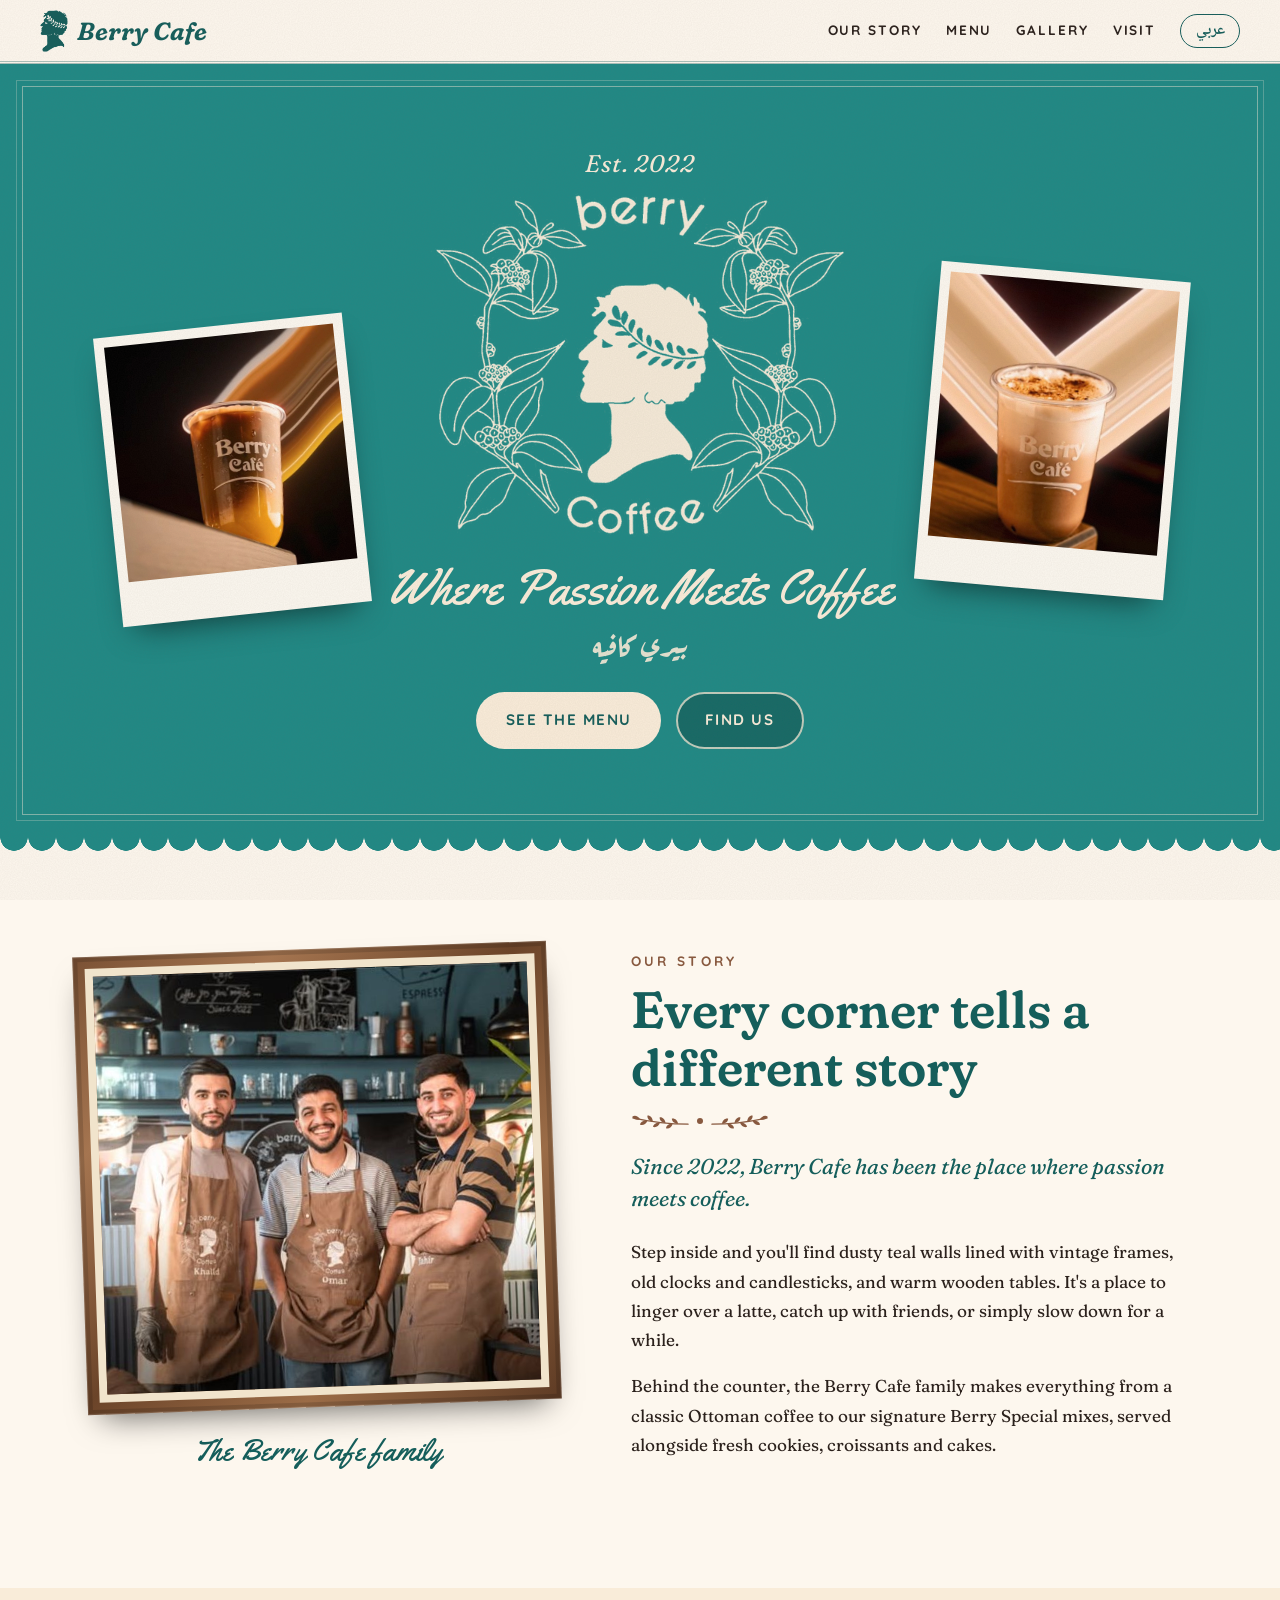
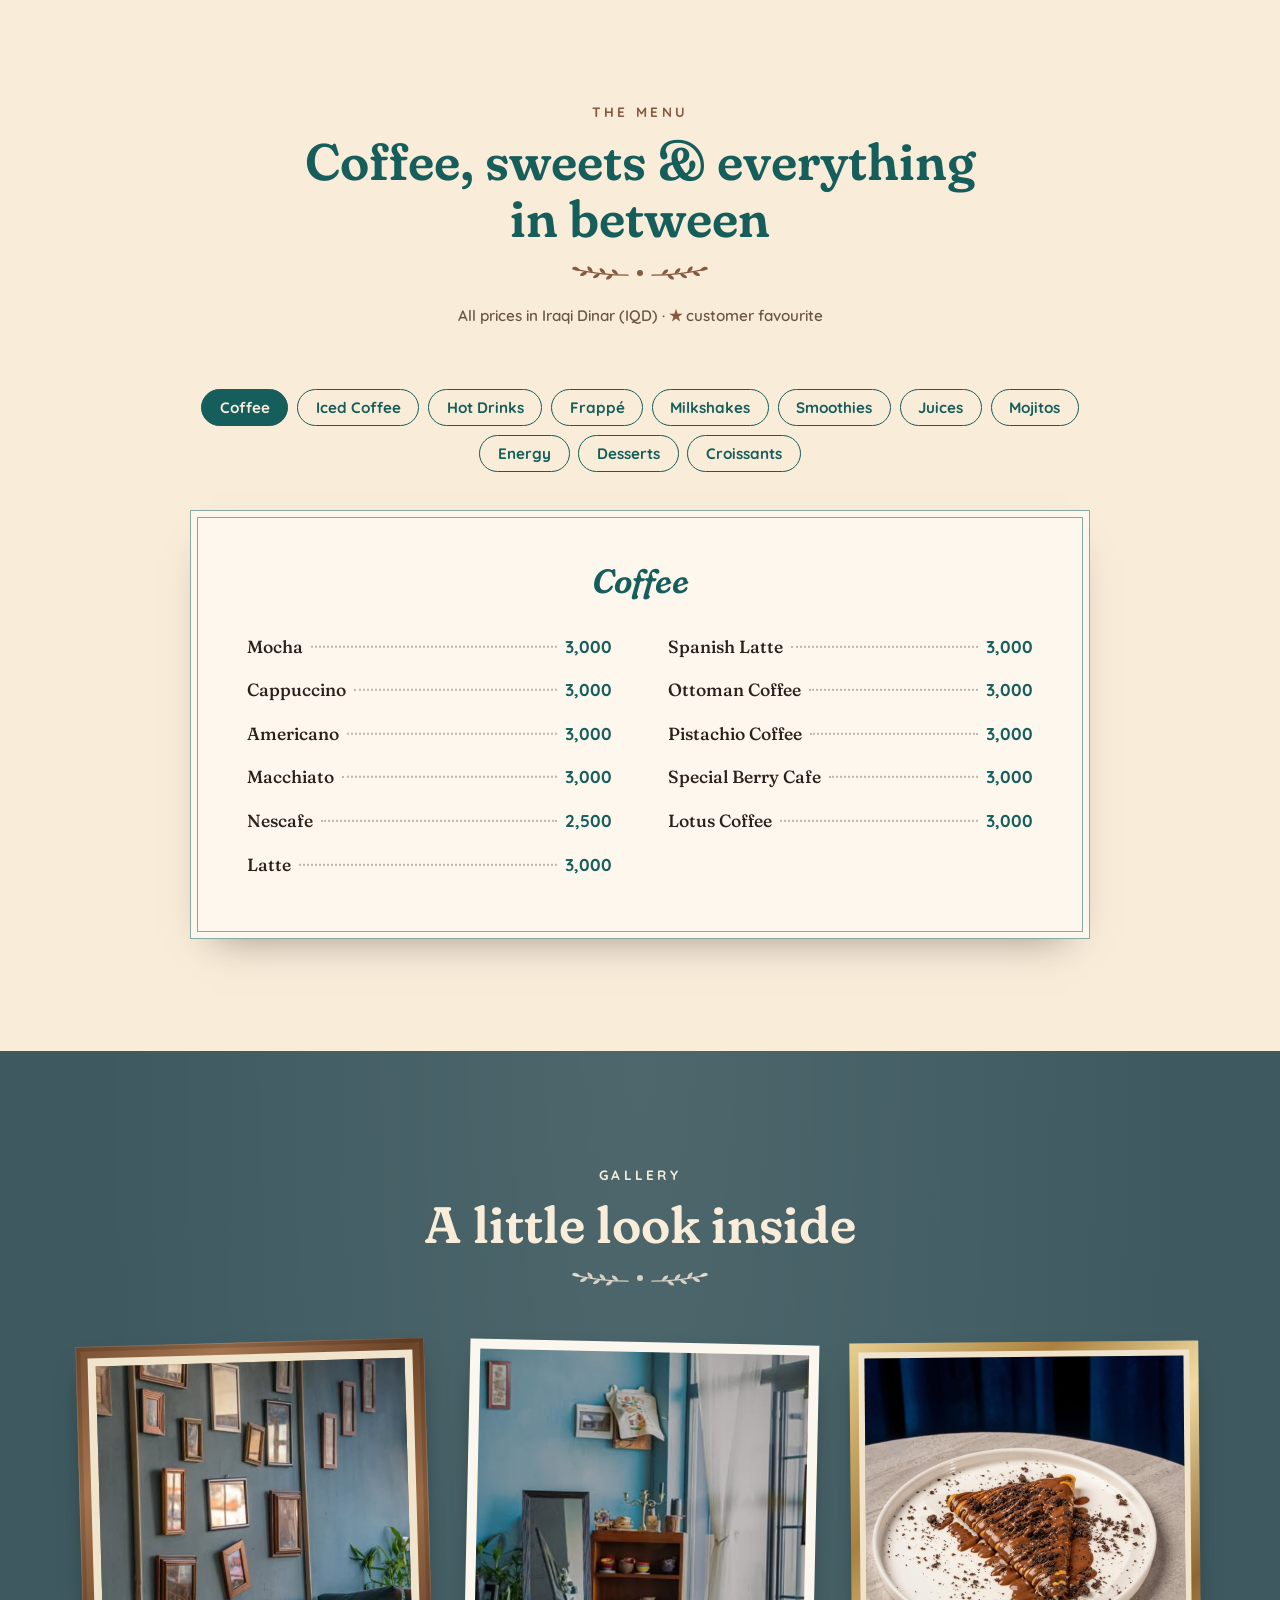
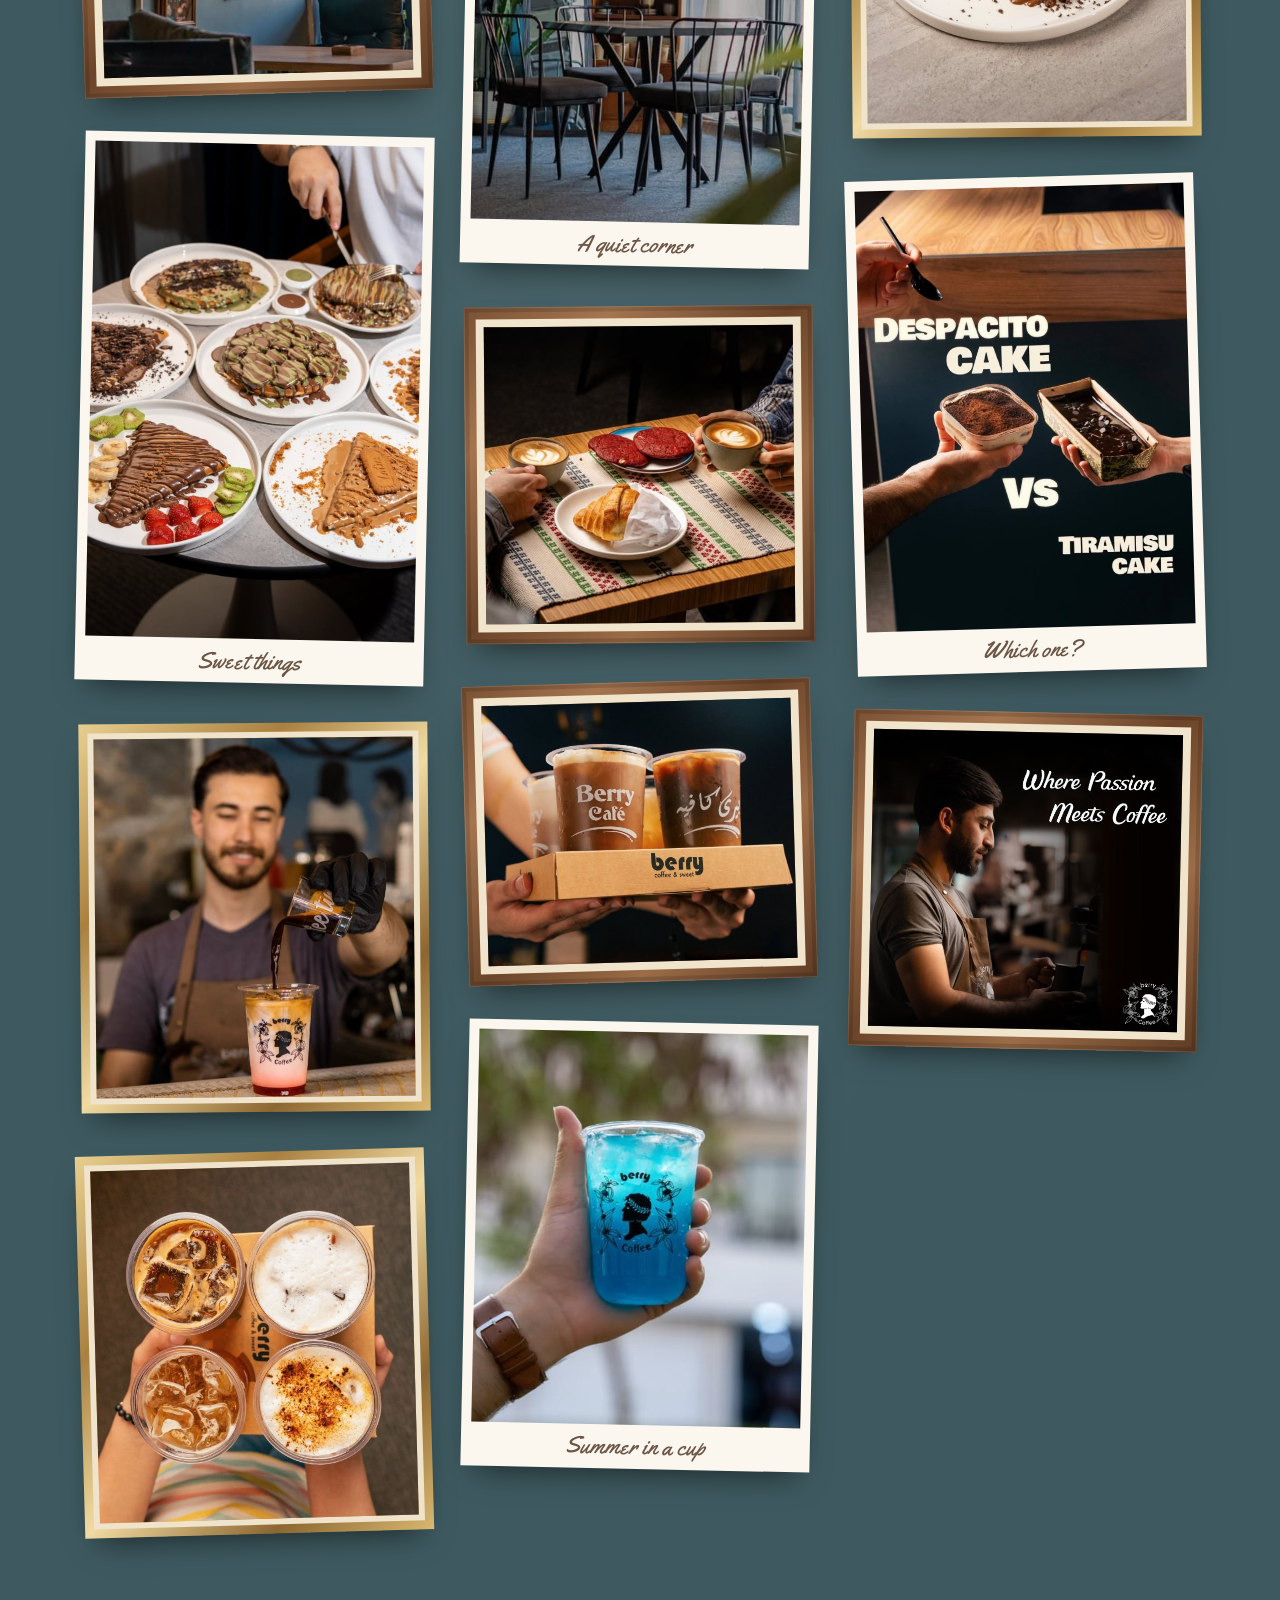
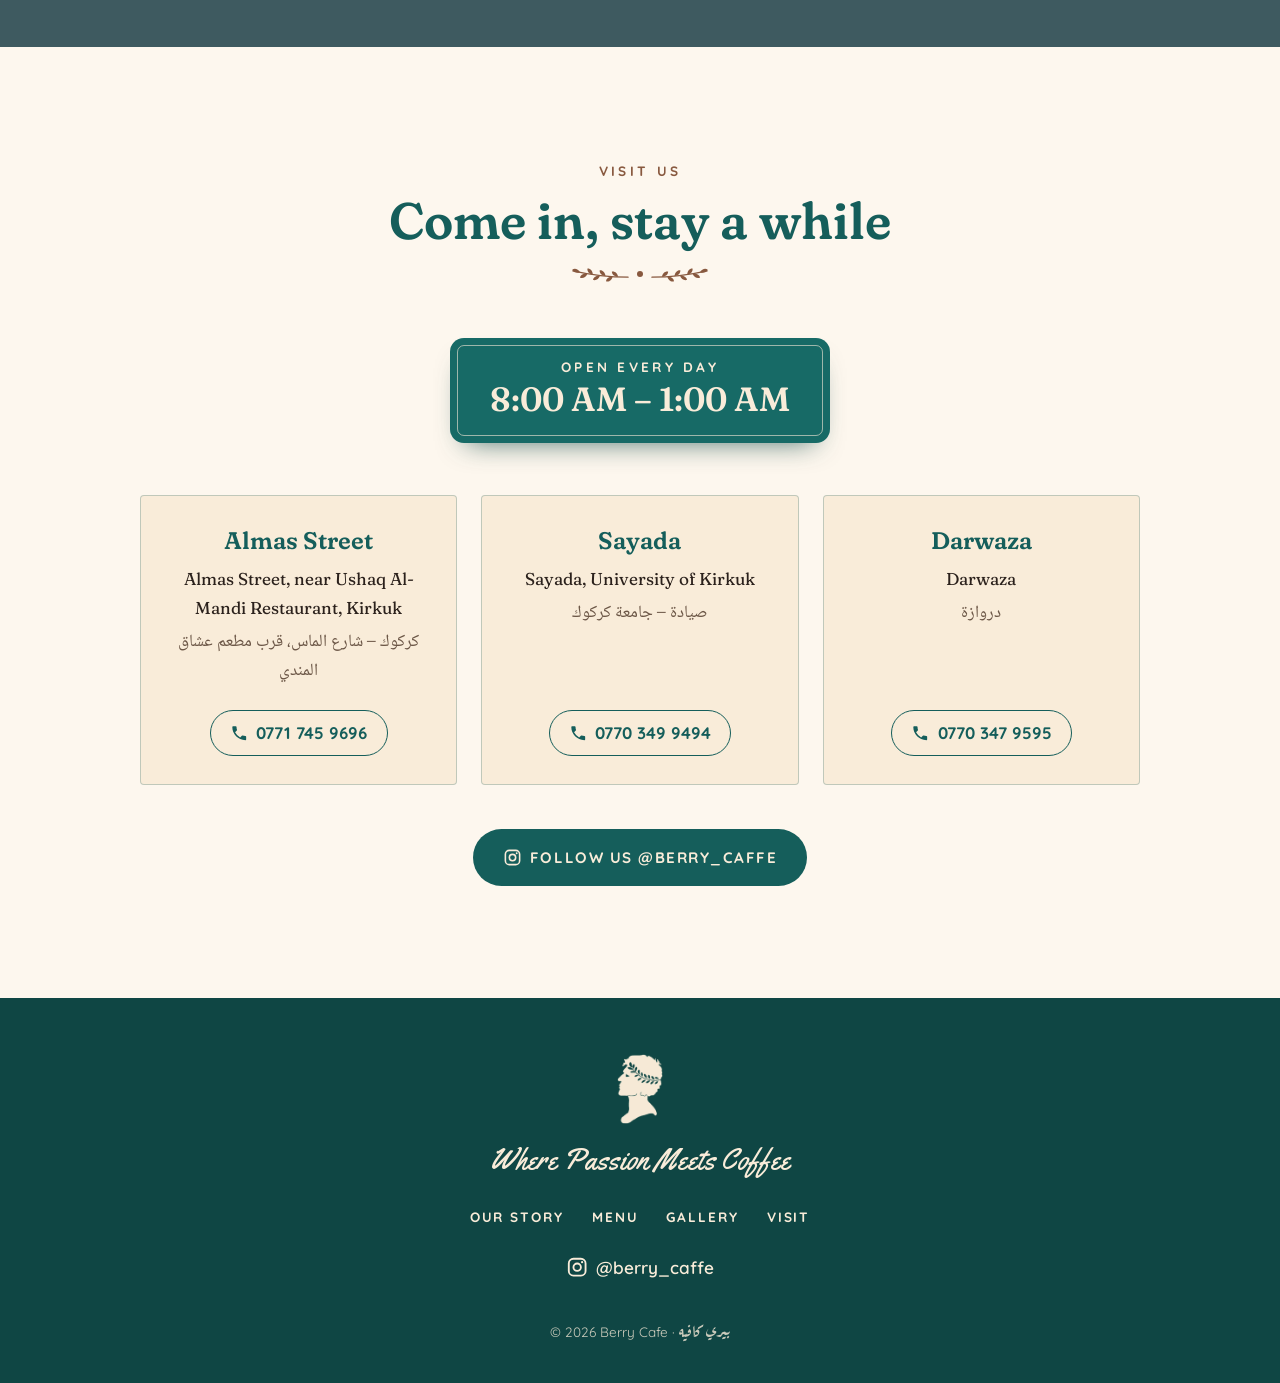
<file: index.html>
<!DOCTYPE html>
<html lang="en">
<head>
  <meta charset="UTF-8">
  <meta name="viewport" content="width=device-width, initial-scale=1.0">
  <title>Berry Cafe | Where Passion Meets Coffee</title>
  <meta name="description" content="Berry Cafe (بيري كافيه) is a cozy, vintage-style cafe in Kirkuk serving hand-crafted coffee, iced lattes, mojitos, cookies, cakes and croissants since 2022. Open every day, 8 AM to 1 AM.">
  <meta name="theme-color" content="#208985">

  <!-- Web address and language versions (update if the site moves to its own domain) -->
  <link rel="canonical" href="https://gorankamil.github.io/berry-cafe/">
  <link rel="alternate" hreflang="en" href="https://gorankamil.github.io/berry-cafe/">
  <link rel="alternate" hreflang="ar" href="https://gorankamil.github.io/berry-cafe/ar/">

  <!-- Preview card when the link is shared on WhatsApp, Instagram, Facebook… -->
  <meta property="og:type" content="website">
  <meta property="og:site_name" content="Berry Cafe">
  <meta property="og:locale" content="en_US">
  <meta property="og:url" content="https://gorankamil.github.io/berry-cafe/">
  <meta property="og:title" content="Berry Cafe | Where Passion Meets Coffee">
  <meta property="og:description" content="A cozy, vintage-style cafe in Kirkuk. Coffee, iced lattes, mojitos and fresh sweets. Open every day, 8 AM – 1 AM.">
  <meta property="og:image" content="https://gorankamil.github.io/berry-cafe/images/share.jpg">
  <meta property="og:image:width" content="1200">
  <meta property="og:image:height" content="630">
  <meta name="twitter:card" content="summary_large_image">

  <link rel="icon" type="image/png" href="images/favicon.png">
  <link rel="apple-touch-icon" href="images/apple-touch-icon.png">

  <link rel="preconnect" href="https://fonts.googleapis.com">
  <link rel="preconnect" href="https://fonts.gstatic.com" crossorigin>
  <link href="https://fonts.googleapis.com/css2?family=Fraunces:ital,opsz,wght,SOFT,WONK@0,9..144,300..800,0..100,0..1;1,9..144,300..800,0..100,0..1&family=Quicksand:wght@500..700&family=Yellowtail&display=swap" rel="stylesheet">
  <!-- Arabic lettering: only the letters of "بيري كافيه" are downloaded -->
  <link href="https://fonts.googleapis.com/css2?family=Aref+Ruqaa:wght@700&text=%D8%A8%D9%8A%D8%B1%D9%8A%20%D9%83%D8%A7%D9%81%D9%8A%D9%87&display=swap" rel="stylesheet">
  <!-- Arabic text for the branch addresses and the language button -->
  <link href="https://fonts.googleapis.com/css2?family=Noto+Naskh+Arabic:wght@400..600&display=swap" rel="stylesheet">
  <link rel="stylesheet" href="css/styles.css">
  <script>document.documentElement.classList.add('js');</script>
</head>
<body>

  <!-- Small laurel sprig used as a decorative divider (drawn from the laurel in the logo) -->
  <svg width="0" height="0" style="position:absolute" aria-hidden="true">
    <symbol id="sprig" viewBox="0 0 64 16">
      <path d="M1 11 C 20 11, 40 9, 62 4" fill="none" stroke="currentColor" stroke-width="1.4" stroke-linecap="round"/>
      <g fill="currentColor">
        <path transform="translate(12 10.6) rotate(-40)" d="M0 0 C3 -2.6 7 -2.6 9 0 C7 2.6 3 2.6 0 0Z"/>
        <path transform="translate(18 10.4) rotate(35)" d="M0 0 C3 -2.6 7 -2.6 9 0 C7 2.6 3 2.6 0 0Z"/>
        <path transform="translate(26 9.8) rotate(-45)" d="M0 0 C3 -2.6 7 -2.6 9 0 C7 2.6 3 2.6 0 0Z"/>
        <path transform="translate(32 9.4) rotate(30)" d="M0 0 C3 -2.6 7 -2.6 9 0 C7 2.6 3 2.6 0 0Z"/>
        <path transform="translate(40 8.2) rotate(-50)" d="M0 0 C3 -2.6 7 -2.6 9 0 C7 2.6 3 2.6 0 0Z"/>
        <path transform="translate(46 7.4) rotate(25)" d="M0 0 C3 -2.6 7 -2.6 9 0 C7 2.6 3 2.6 0 0Z"/>
        <path transform="translate(54 5.6) rotate(-20)" d="M0 0 C3 -2.6 7 -2.6 9 0 C7 2.6 3 2.6 0 0Z"/>
      </g>
    </symbol>
    <symbol id="icon-phone" viewBox="0 0 24 24">
      <path fill="currentColor" d="M6.6 10.8a15.1 15.1 0 0 0 6.6 6.6l2.2-2.2a1 1 0 0 1 1-.24c1.1.37 2.3.57 3.6.57a1 1 0 0 1 1 1V20a1 1 0 0 1-1 1C10.6 21 3 13.4 3 4a1 1 0 0 1 1-1h3.5a1 1 0 0 1 1 1c0 1.3.2 2.5.57 3.6a1 1 0 0 1-.25 1z"/>
    </symbol>
    <symbol id="icon-instagram" viewBox="0 0 24 24">
      <rect x="3" y="3" width="18" height="18" rx="5" fill="none" stroke="currentColor" stroke-width="2"/>
      <circle cx="12" cy="12" r="4" fill="none" stroke="currentColor" stroke-width="2"/>
      <circle cx="17.3" cy="6.7" r="1.2" fill="currentColor"/>
    </symbol>
  </svg>

  <header class="site-header">
    <a href="#top" class="brand">
      <img src="images/logo-mark-teal.png" alt="" width="106" height="160">
      <span>Berry Cafe</span>
    </a>
    <nav aria-label="Main">
      <a href="#story">Our Story</a>
      <a href="#menu">Menu</a>
      <a href="#gallery">Gallery</a>
      <a href="#visit">Visit</a>
    </nav>
    <a class="lang-switch" href="ar/index.html" lang="ar" hreflang="ar">عربي</a>
  </header>

  <main id="top">

    <!-- ============ WELCOME BANNER ============ -->
    <section class="hero">
      <div class="hero-inner">
        <div class="hero-photo hero-photo--left frame frame--polaroid">
          <img src="images/berry-cafe-iced.jpg" alt="An iced coffee in a Berry Café cup" width="560" height="575">
        </div>

        <div class="hero-center">
          <p class="hero-est">Est. 2022</p>
          <h1 class="hero-logo">
            <img src="images/logo-emblem-cream.png" alt="Berry Cafe" width="560" height="469">
          </h1>
          <p class="hero-tagline">Where Passion Meets Coffee</p>
          <p class="hero-arabic" lang="ar" dir="rtl">بيري كافيه</p>
          <div class="hero-actions">
            <a class="btn btn--cream" href="#menu">See the Menu</a>
            <a class="btn btn--ghost" href="#visit">Find Us</a>
          </div>
        </div>

        <div class="hero-photo hero-photo--right frame frame--polaroid">
          <img src="images/berry-cafe-cappuccino.jpg" alt="A frothy iced coffee dusted with cinnamon in a Berry Café cup" width="495" height="570">
        </div>
      </div>
    </section>

    <!-- ============ OUR STORY ============ -->
    <section id="story" class="section section--paper">
      <div class="container story">
        <figure class="story-photo">
          <div class="frame frame--wood">
            <img src="images/team.jpg" alt="Three smiling baristas in Berry Coffee aprons in front of the counter" width="613" height="590" loading="lazy">
          </div>
          <figcaption>The Berry Cafe family</figcaption>
        </figure>

        <div class="story-text">
          <p class="kicker">Our Story</p>
          <h2>Every corner tells a different story</h2>
          <div class="ornament ornament--left" aria-hidden="true">
            <svg class="flip"><use href="#sprig"/></svg><span></span><svg><use href="#sprig"/></svg>
          </div>
          <p class="lead">Since 2022, Berry Cafe has been the place where passion meets coffee.</p>
          <p>Step inside and you'll find dusty teal walls lined with vintage frames, old clocks and candlesticks, and warm wooden tables. It's a place to linger over a latte, catch up with friends, or simply slow down for a while.</p>
          <p>Behind the counter, the Berry Cafe family makes everything from a classic Ottoman coffee to our signature Berry Special mixes, served alongside fresh cookies, croissants and cakes.</p>
        </div>
      </div>
    </section>

    <!-- ============ MENU ============ -->
    <section id="menu" class="section section--cream">
      <div class="container">
        <header class="section-head">
          <p class="kicker">The Menu</p>
          <h2>Coffee, sweets &amp; everything in between</h2>
          <div class="ornament" aria-hidden="true">
            <svg class="flip"><use href="#sprig"/></svg><span></span><svg><use href="#sprig"/></svg>
          </div>
          <p class="menu-note">All prices in Iraqi Dinar (IQD) &middot; <span class="pop" aria-hidden="true">&#9733;</span> customer favourite</p>
        </header>

        <div class="menu-tabs" role="tablist" aria-label="Menu categories">
          <button class="menu-tab" role="tab" id="tab-coffee" aria-controls="menu-coffee" aria-selected="true">Coffee</button>
          <button class="menu-tab" role="tab" id="tab-iced" aria-controls="menu-iced" aria-selected="false" tabindex="-1">Iced Coffee</button>
          <button class="menu-tab" role="tab" id="tab-hot" aria-controls="menu-hot" aria-selected="false" tabindex="-1">Hot Drinks</button>
          <button class="menu-tab" role="tab" id="tab-frappe" aria-controls="menu-frappe" aria-selected="false" tabindex="-1">Frappé</button>
          <button class="menu-tab" role="tab" id="tab-shakes" aria-controls="menu-shakes" aria-selected="false" tabindex="-1">Milkshakes</button>
          <button class="menu-tab" role="tab" id="tab-smoothies" aria-controls="menu-smoothies" aria-selected="false" tabindex="-1">Smoothies</button>
          <button class="menu-tab" role="tab" id="tab-juices" aria-controls="menu-juices" aria-selected="false" tabindex="-1">Juices</button>
          <button class="menu-tab" role="tab" id="tab-mojitos" aria-controls="menu-mojitos" aria-selected="false" tabindex="-1">Mojitos</button>
          <button class="menu-tab" role="tab" id="tab-energy" aria-controls="menu-energy" aria-selected="false" tabindex="-1">Energy</button>
          <button class="menu-tab" role="tab" id="tab-desserts" aria-controls="menu-desserts" aria-selected="false" tabindex="-1">Desserts</button>
          <button class="menu-tab" role="tab" id="tab-croissants" aria-controls="menu-croissants" aria-selected="false" tabindex="-1">Croissants</button>
        </div>

        <div class="menu-card">
          <div class="menu-panel" role="tabpanel" id="menu-coffee" aria-labelledby="tab-coffee">
            <h3>Coffee</h3>
            <ul class="menu-list menu-list--two">
              <li><span class="item">Mocha</span><span class="dots" aria-hidden="true"></span><span class="price">3,000</span></li>
              <li><span class="item">Cappuccino</span><span class="dots" aria-hidden="true"></span><span class="price">3,000</span></li>
              <li><span class="item">Americano</span><span class="dots" aria-hidden="true"></span><span class="price">3,000</span></li>
              <li><span class="item">Macchiato</span><span class="dots" aria-hidden="true"></span><span class="price">3,000</span></li>
              <li><span class="item">Nescafe</span><span class="dots" aria-hidden="true"></span><span class="price">2,500</span></li>
              <li><span class="item">Latte</span><span class="dots" aria-hidden="true"></span><span class="price">3,000</span></li>
              <li><span class="item">Spanish Latte</span><span class="dots" aria-hidden="true"></span><span class="price">3,000</span></li>
              <li><span class="item">Ottoman Coffee</span><span class="dots" aria-hidden="true"></span><span class="price">3,000</span></li>
              <li><span class="item">Pistachio Coffee</span><span class="dots" aria-hidden="true"></span><span class="price">3,000</span></li>
              <li><span class="item">Special Berry Cafe</span><span class="dots" aria-hidden="true"></span><span class="price">3,000</span></li>
              <li><span class="item">Lotus Coffee</span><span class="dots" aria-hidden="true"></span><span class="price">3,000</span></li>
            </ul>
          </div>
          <div class="menu-panel" role="tabpanel" id="menu-iced" aria-labelledby="tab-iced">
            <h3>Iced Coffee</h3>
            <ul class="menu-list menu-list--two">
              <li><span class="item">Iced Apricot Latte</span><span class="dots" aria-hidden="true"></span><span class="price">3,500</span></li>
              <li><span class="item">Iced Americano</span><span class="dots" aria-hidden="true"></span><span class="price">3,000</span></li>
              <li><span class="item">Pistachio Iced Coffee</span><span class="dots" aria-hidden="true"></span><span class="price">3,500</span></li>
              <li><span class="item">Iced Latte</span><span class="dots" aria-hidden="true"></span><span class="price">3,000</span></li>
              <li><span class="item">Caramel Iced Latte <span class="pop" title="Customer favourite">&#9733;<span class="sr-only"> Customer favourite</span></span></span><span class="dots" aria-hidden="true"></span><span class="price">3,000</span></li>
              <li><span class="item">Vanilla Iced Latte <span class="pop" title="Customer favourite">&#9733;<span class="sr-only"> Customer favourite</span></span></span><span class="dots" aria-hidden="true"></span><span class="price">3,000</span></li>
              <li><span class="item">Hazelnut Iced Latte</span><span class="dots" aria-hidden="true"></span><span class="price">3,000</span></li>
              <li><span class="item">Cookies Iced Latte</span><span class="dots" aria-hidden="true"></span><span class="price">3,000</span></li>
              <li><span class="item">Pistachio Iced Latte</span><span class="dots" aria-hidden="true"></span><span class="price">3,000</span></li>
              <li><span class="item">Rose Iced Latte</span><span class="dots" aria-hidden="true"></span><span class="price">3,000</span></li>
            </ul>
          </div>
          <div class="menu-panel" role="tabpanel" id="menu-hot" aria-labelledby="tab-hot">
            <h3>Hot Drinks</h3>
            <ul class="menu-list">
              <li><span class="item">Sahlab</span><span class="dots" aria-hidden="true"></span><span class="price">2,500</span></li>
              <li><span class="item">Hot Chocolate</span><span class="dots" aria-hidden="true"></span><span class="price">3,000</span></li>
            </ul>
          </div>
          <div class="menu-panel" role="tabpanel" id="menu-frappe" aria-labelledby="tab-frappe">
            <h3>Frappé</h3>
            <ul class="menu-list menu-list--two">
              <li><span class="item">Caramel Frappé</span><span class="dots" aria-hidden="true"></span><span class="price">3,500</span></li>
              <li><span class="item">Vanilla Frappé</span><span class="dots" aria-hidden="true"></span><span class="price">3,500</span></li>
              <li><span class="item">Hazelnut Frappé</span><span class="dots" aria-hidden="true"></span><span class="price">3,500</span></li>
              <li><span class="item">Rose Frappé</span><span class="dots" aria-hidden="true"></span><span class="price">3,500</span></li>
              <li><span class="item">Cookies Frappé</span><span class="dots" aria-hidden="true"></span><span class="price">3,500</span></li>
              <li><span class="item">Chocolate Frappé</span><span class="dots" aria-hidden="true"></span><span class="price">3,500</span></li>
              <li><span class="item">Coconut &amp; Chocolate Frappé</span><span class="dots" aria-hidden="true"></span><span class="price">4,000</span></li>
            </ul>
          </div>
          <div class="menu-panel" role="tabpanel" id="menu-shakes" aria-labelledby="tab-shakes">
            <h3>Milkshakes</h3>
            <ul class="menu-list menu-list--two">
              <li><span class="item">Nutella Milkshake</span><span class="dots" aria-hidden="true"></span><span class="price">4,000</span></li>
              <li><span class="item">Kinder Milkshake</span><span class="dots" aria-hidden="true"></span><span class="price">4,000</span></li>
              <li><span class="item">Oreo Milkshake</span><span class="dots" aria-hidden="true"></span><span class="price">4,000</span></li>
              <li><span class="item">Lotus Milkshake</span><span class="dots" aria-hidden="true"></span><span class="price">4,000</span></li>
              <li><span class="item">Kit Kat Milkshake</span><span class="dots" aria-hidden="true"></span><span class="price">4,000</span></li>
              <li><span class="item">Strawberry Milkshake</span><span class="dots" aria-hidden="true"></span><span class="price">4,000</span></li>
              <li><span class="item">Pistachio Milkshake</span><span class="dots" aria-hidden="true"></span><span class="price">4,000</span></li>
              <li><span class="item">Special Berry Cafe Milkshake</span><span class="dots" aria-hidden="true"></span><span class="price">4,500</span></li>
              <li><span class="item">Energy Milkshake</span><span class="dots" aria-hidden="true"></span><span class="price">4,500</span></li>
            </ul>
          </div>
          <div class="menu-panel" role="tabpanel" id="menu-smoothies" aria-labelledby="tab-smoothies">
            <h3>Smoothies</h3>
            <ul class="menu-list menu-list--two">
              <li><span class="item">Mango Smoothie</span><span class="dots" aria-hidden="true"></span><span class="price">3,500</span></li>
              <li><span class="item">Strawberry Smoothie</span><span class="dots" aria-hidden="true"></span><span class="price">3,500</span></li>
              <li><span class="item">Apple Smoothie</span><span class="dots" aria-hidden="true"></span><span class="price">3,500</span></li>
              <li><span class="item">Blueberry Smoothie</span><span class="dots" aria-hidden="true"></span><span class="price">3,500</span></li>
              <li><span class="item">Coconut Smoothie</span><span class="dots" aria-hidden="true"></span><span class="price">3,500</span></li>
              <li><span class="item">Watermelon Smoothie</span><span class="dots" aria-hidden="true"></span><span class="price">3,500</span></li>
              <li><span class="item">Lemon &amp; Apple Smoothie</span><span class="dots" aria-hidden="true"></span><span class="price">3,500</span></li>
              <li><span class="item">Berry Special Smoothie Mix</span><span class="dots" aria-hidden="true"></span><span class="price">3,500</span></li>
            </ul>
          </div>
          <div class="menu-panel" role="tabpanel" id="menu-juices" aria-labelledby="tab-juices">
            <h3>Fresh Juices</h3>
            <ul class="menu-list">
              <li><span class="item">Orange Juice <span class="pop" title="Customer favourite">&#9733;<span class="sr-only"> Customer favourite</span></span></span><span class="dots" aria-hidden="true"></span><span class="price">3,000</span></li>
              <li><span class="item">Lemon Juice</span><span class="dots" aria-hidden="true"></span><span class="price">3,000</span></li>
              <li><span class="item">Orange &amp; Lemon Juice</span><span class="dots" aria-hidden="true"></span><span class="price">3,500</span></li>
              <li><span class="item">Banana &amp; Nestle Juice</span><span class="dots" aria-hidden="true"></span><span class="price">3,500</span></li>
              <li><span class="item">Banana &amp; Milk Juice</span><span class="dots" aria-hidden="true"></span><span class="price">3,000</span></li>
            </ul>
          </div>
          <div class="menu-panel" role="tabpanel" id="menu-mojitos" aria-labelledby="tab-mojitos">
            <h3>Mojitos</h3>
            <ul class="menu-list menu-list--two">
              <li><span class="item">Mango Mojito</span><span class="dots" aria-hidden="true"></span><span class="price">3,000</span></li>
              <li><span class="item">Blue Mojito</span><span class="dots" aria-hidden="true"></span><span class="price">3,000</span></li>
              <li><span class="item">Kiwi Mojito</span><span class="dots" aria-hidden="true"></span><span class="price">3,000</span></li>
              <li><span class="item">Pineapple Mojito</span><span class="dots" aria-hidden="true"></span><span class="price">3,000</span></li>
              <li><span class="item">Strawberry Mojito</span><span class="dots" aria-hidden="true"></span><span class="price">3,000</span></li>
              <li><span class="item">Pomegranate Mojito</span><span class="dots" aria-hidden="true"></span><span class="price">3,000</span></li>
              <li><span class="item">Lemon &amp; Mint Mojito</span><span class="dots" aria-hidden="true"></span><span class="price">3,000</span></li>
              <li><span class="item">Berry Special Mojito Mix</span><span class="dots" aria-hidden="true"></span><span class="price">3,000</span></li>
            </ul>
          </div>
          <div class="menu-panel" role="tabpanel" id="menu-energy" aria-labelledby="tab-energy">
            <h3>Energy Drinks</h3>
            <ul class="menu-list">
              <li><span class="item">Tiger</span><span class="dots" aria-hidden="true"></span><span class="price">2,000</span></li>
              <li><span class="item">Red Bull</span><span class="dots" aria-hidden="true"></span><span class="price">3,500</span></li>
              <li><span class="item">Mexican Tiger</span><span class="dots" aria-hidden="true"></span><span class="price">2,500</span></li>
              <li><span class="item">Mint Mexican Tiger</span><span class="dots" aria-hidden="true"></span><span class="price">3,000</span></li>
              <li><span class="item">Pomegranate Mexican Tiger</span><span class="dots" aria-hidden="true"></span><span class="price">3,500</span></li>
              <li><span class="item">Black Mexican Tiger</span><span class="dots" aria-hidden="true"></span><span class="price">2,000</span></li>
            </ul>
          </div>
          <div class="menu-panel" role="tabpanel" id="menu-desserts" aria-labelledby="tab-desserts">
            <h3>Desserts</h3>
            <ul class="menu-list menu-list--two">
              <li><span class="item">Banana Bread</span><span class="dots" aria-hidden="true"></span><span class="price">2,500</span></li>
              <li><span class="item">Brownie Cookies <span class="pop" title="Customer favourite">&#9733;<span class="sr-only"> Customer favourite</span></span></span><span class="dots" aria-hidden="true"></span><span class="price">2,500</span></li>
              <li><span class="item">Dark Cookies <span class="pop" title="Customer favourite">&#9733;<span class="sr-only"> Customer favourite</span></span></span><span class="dots" aria-hidden="true"></span><span class="price">2,500</span></li>
              <li><span class="item">Red Velvet Cookies</span><span class="dots" aria-hidden="true"></span><span class="price">2,500</span></li>
              <li><span class="item">Sutlach</span><span class="dots" aria-hidden="true"></span><span class="price">2,500</span></li>
              <li><span class="item">Tres Leches <span class="pop" title="Customer favourite">&#9733;<span class="sr-only"> Customer favourite</span></span></span><span class="dots" aria-hidden="true"></span><span class="price">2,500</span></li>
              <li><span class="item">Cheesecake <span class="pop" title="Customer favourite">&#9733;<span class="sr-only"> Customer favourite</span></span></span><span class="dots" aria-hidden="true"></span><span class="price">3,000</span><small class="note">Flavour depends on the day</small></li>
              <li><span class="item">Nutella Cake <span class="pop" title="Customer favourite">&#9733;<span class="sr-only"> Customer favourite</span></span></span><span class="dots" aria-hidden="true"></span><span class="price">3,500</span></li>
              <li><span class="item">Tres Leches Cake</span><span class="dots" aria-hidden="true"></span><span class="price">2,500</span></li>
              <li><span class="item">Despacito Cake</span><span class="dots" aria-hidden="true"></span><span class="price">2,500</span></li>
              <li><span class="item">Tiramisu Cake</span><span class="dots" aria-hidden="true"></span><span class="price">2,000</span></li>
              <li><span class="item">Chocolate Pancake</span><span class="dots" aria-hidden="true"></span><span class="price">4,000</span></li>
            </ul>
          </div>
          <div class="menu-panel" role="tabpanel" id="menu-croissants" aria-labelledby="tab-croissants">
            <h3>Croissants</h3>
            <ul class="menu-list">
              <li><span class="item">Cheese Croissant</span><span class="dots" aria-hidden="true"></span><span class="price">2,500</span></li>
              <li><span class="item">Chocolate Croissant <span class="pop" title="Customer favourite">&#9733;<span class="sr-only"> Customer favourite</span></span></span><span class="dots" aria-hidden="true"></span><span class="price">2,500</span></li>
            </ul>
          </div>
        </div>
      </div>
    </section>

    <!-- ============ GALLERY ============ -->
    <section id="gallery" class="section section--wall">
      <div class="container">
        <header class="section-head section-head--light">
          <p class="kicker">Gallery</p>
          <h2>A little look inside</h2>
          <div class="ornament" aria-hidden="true">
            <svg class="flip"><use href="#sprig"/></svg><span></span><svg><use href="#sprig"/></svg>
          </div>
        </header>

        <div class="gallery-wall">
          <figure class="frame frame--wood">
            <img src="images/interior-frames.jpg" alt="A teal wall covered in vintage picture frames" width="560" height="565" loading="lazy">
          </figure>
          <figure class="frame frame--polaroid">
            <img src="images/crepes.jpg" alt="A table full of crepes and pancakes drizzled with chocolate, pistachio and Lotus" width="522" height="785" loading="lazy">
            <figcaption>Sweet things</figcaption>
          </figure>
          <figure class="frame frame--gold">
            <img src="images/barista-pour.jpg" alt="A smiling barista pouring espresso over an iced latte" width="606" height="682" loading="lazy">
          </figure>
          <figure class="frame frame--gold">
            <img src="images/iced-drinks.jpg" alt="Four iced coffees seen from above in a Berry carrier" width="530" height="585" loading="lazy">
          </figure>
          <figure class="frame frame--polaroid">
            <img src="images/interior-corner.jpg" alt="A quiet corner with a dining table, vintage shelf and candlesticks" width="515" height="735" loading="lazy">
            <figcaption>A quiet corner</figcaption>
          </figure>
          <figure class="frame frame--wood">
            <img src="images/lattes-cookies.jpg" alt="Two lattes with red velvet cookies and a croissant on a woven table runner" width="607" height="582" loading="lazy">
          </figure>
          <figure class="frame frame--wood">
            <img src="images/cups-carrier.jpg" alt="Iced coffees in Berry Café cups with English and Arabic lettering" width="563" height="473" loading="lazy">
          </figure>
          <figure class="frame frame--polaroid">
            <img src="images/blue-mojito.jpg" alt="A bright blue iced drink in a Berry Coffee cup" width="577" height="688" loading="lazy">
            <figcaption>Summer in a cup</figcaption>
          </figure>
          <figure class="frame frame--gold">
            <img src="images/chocolate-crepe.jpg" alt="A chocolate crepe topped with cookie crumbs" width="552" height="631" loading="lazy">
          </figure>
          <figure class="frame frame--polaroid">
            <img src="images/despacito-tiramisu.jpg" alt="A Despacito cake and a Tiramisu cake held side by side" width="587" height="786" loading="lazy">
            <figcaption>Which one?</figcaption>
          </figure>
          <figure class="frame frame--wood">
            <img src="images/barista-passion.jpg" alt="A barista steaming milk, with the words Where Passion Meets Coffee" width="615" height="590" loading="lazy">
          </figure>
        </div>
      </div>
    </section>

    <!-- ============ VISIT US ============ -->
    <section id="visit" class="section section--paper">
      <div class="container">
        <header class="section-head">
          <p class="kicker">Visit Us</p>
          <h2>Come in, stay a while</h2>
          <div class="ornament" aria-hidden="true">
            <svg class="flip"><use href="#sprig"/></svg><span></span><svg><use href="#sprig"/></svg>
          </div>
        </header>

        <div class="open-sign">
          <p class="open-sign-label">Open every day</p>
          <p class="open-sign-hours">8:00 AM &ndash; 1:00 AM</p>
        </div>

        <div class="branch-grid">
          <article class="branch-card">
            <h3>Almas Street</h3>
            <p>Almas Street, near Ushaq Al-Mandi Restaurant, Kirkuk</p>
            <p class="branch-ar" lang="ar" dir="rtl">كركوك – شارع الماس، قرب مطعم عشاق المندي</p>
            <a class="branch-phone" href="tel:+9647717459696"><svg aria-hidden="true"><use href="#icon-phone"/></svg><span dir="ltr">0771 745 9696</span></a>
          </article>
          <article class="branch-card">
            <h3>Sayada</h3>
            <p>Sayada, University of Kirkuk</p>
            <p class="branch-ar" lang="ar" dir="rtl">صيادة – جامعة كركوك</p>
            <a class="branch-phone" href="tel:+9647703499494"><svg aria-hidden="true"><use href="#icon-phone"/></svg><span dir="ltr">0770 349 9494</span></a>
          </article>
          <article class="branch-card">
            <h3>Darwaza</h3>
            <p>Darwaza</p>
            <p class="branch-ar" lang="ar" dir="rtl">دروازة</p>
            <a class="branch-phone" href="tel:+9647703479595"><svg aria-hidden="true"><use href="#icon-phone"/></svg><span dir="ltr">0770 347 9595</span></a>
          </article>
        </div>

        <p class="social-link">
          <a class="btn btn--teal" href="https://www.instagram.com/berry_caffe/" target="_blank" rel="noopener"><svg aria-hidden="true"><use href="#icon-instagram"/></svg>Follow us @berry_caffe</a>
        </p>
      </div>
    </section>

  </main>

  <footer class="site-footer">
    <img src="images/logo-mark-cream.png" alt="" width="106" height="160" loading="lazy">
    <p class="footer-tagline">Where Passion Meets Coffee</p>
    <nav aria-label="Footer">
      <a href="#story">Our Story</a>
      <a href="#menu">Menu</a>
      <a href="#gallery">Gallery</a>
      <a href="#visit">Visit</a>
    </nav>
    <a class="footer-social" href="https://www.instagram.com/berry_caffe/" target="_blank" rel="noopener">
      <svg aria-hidden="true"><use href="#icon-instagram"/></svg>@berry_caffe
    </a>
    <p class="footer-copy">&copy; 2026 Berry Cafe &middot; <span lang="ar" dir="rtl">بيري كافيه</span></p>
  </footer>

  <script src="js/main.js" defer></script>
</body>
</html>
</file>
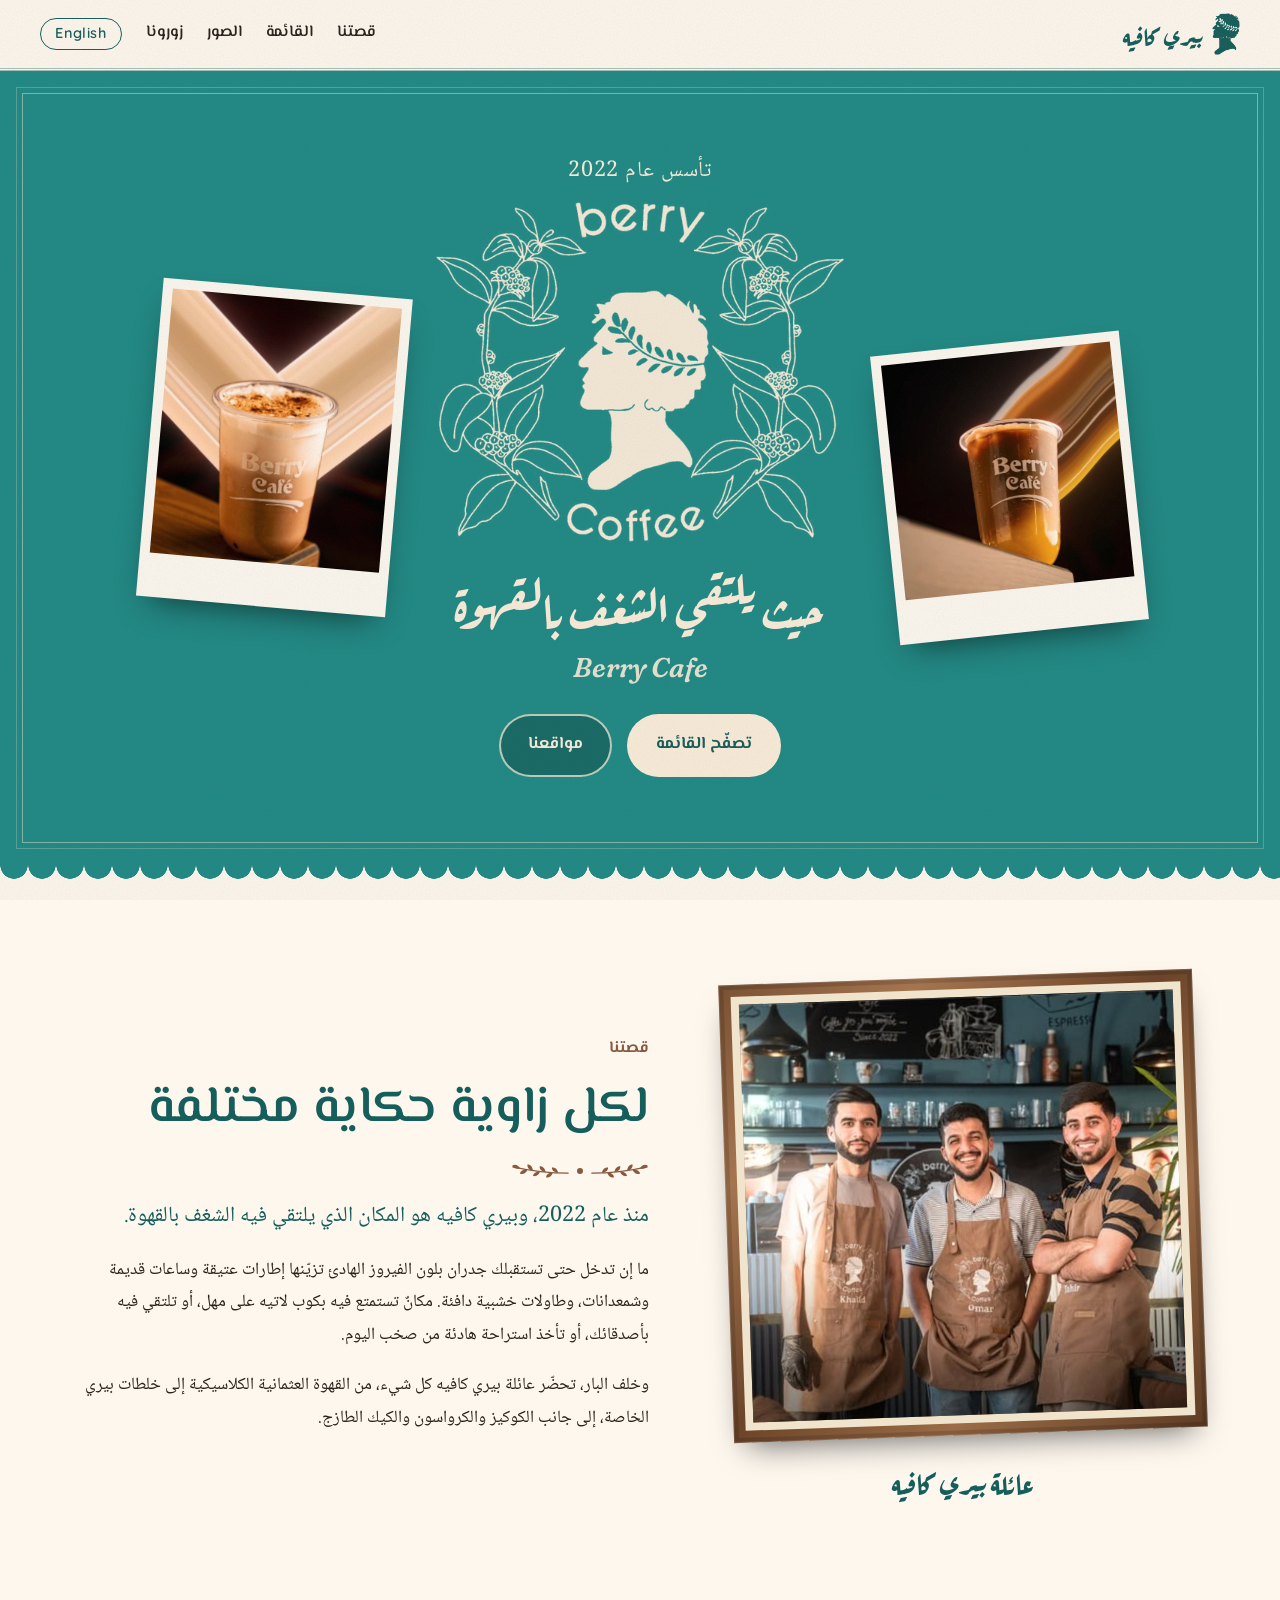
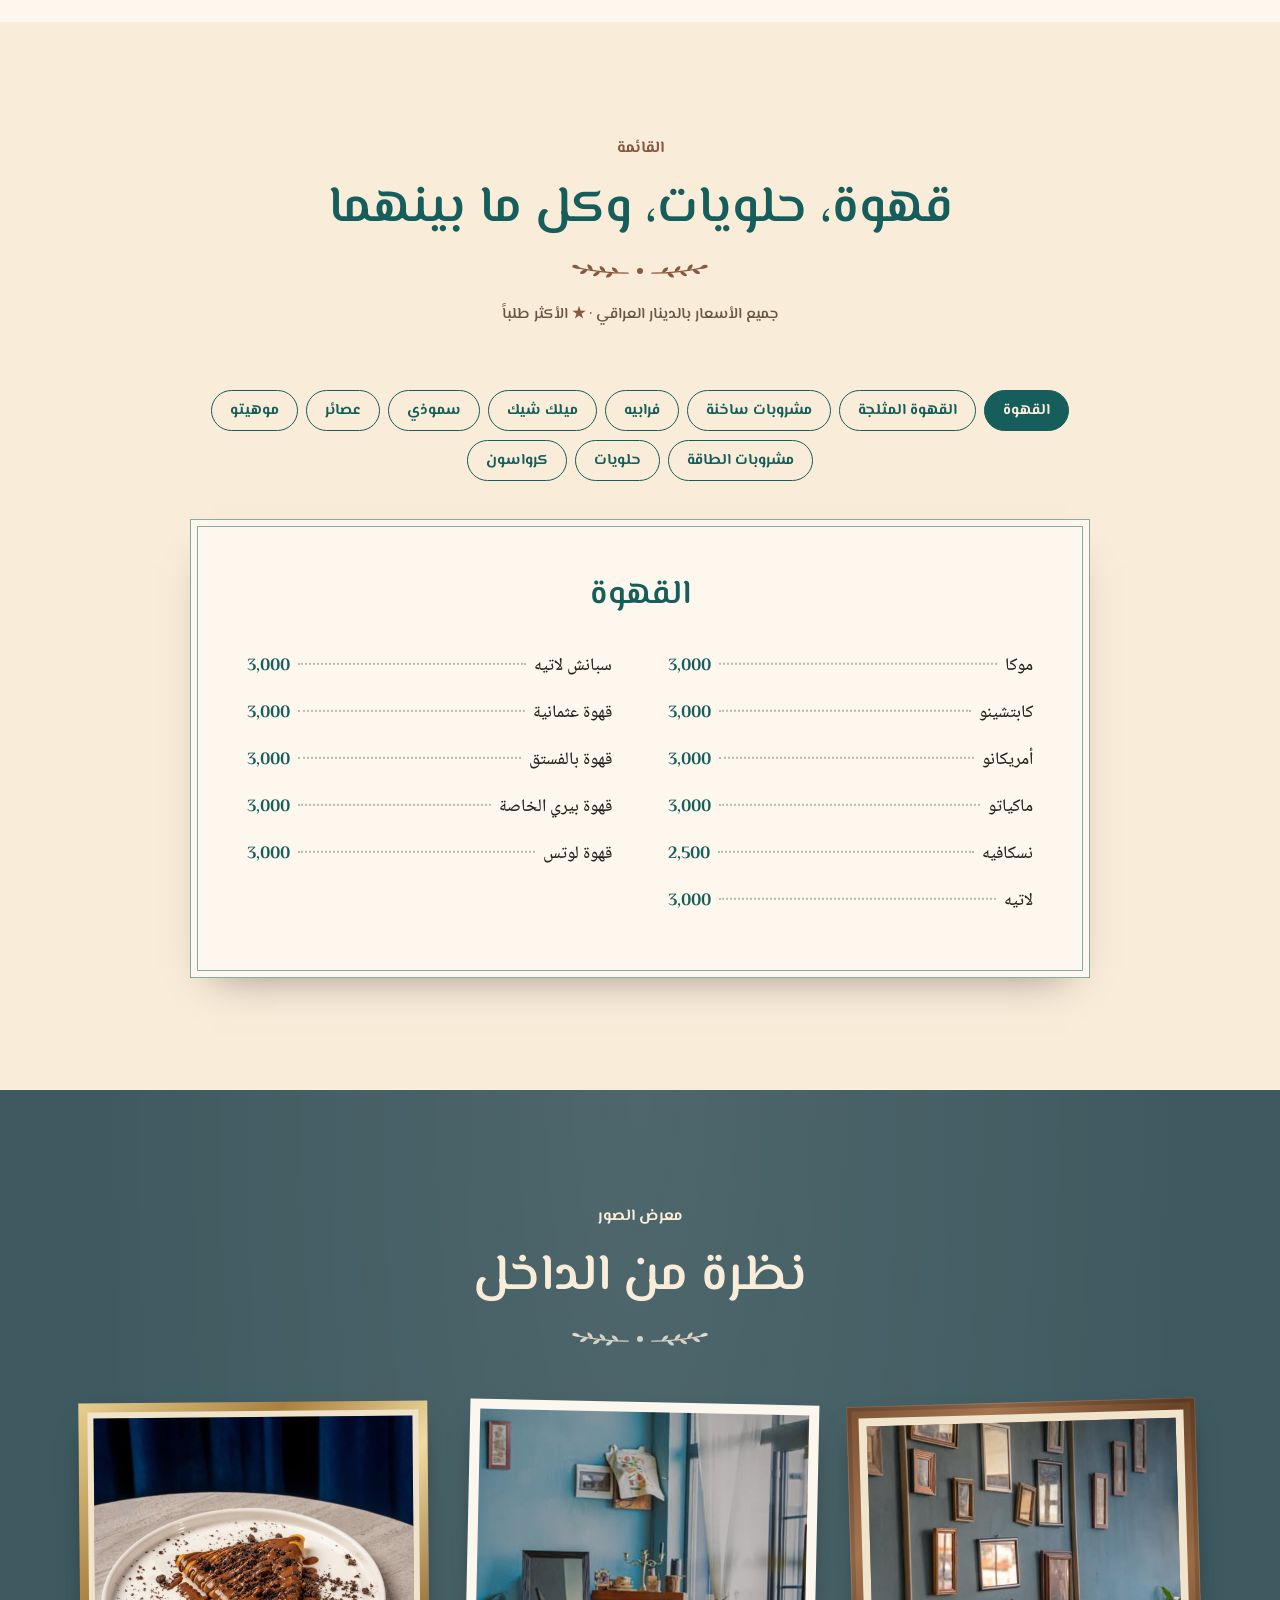
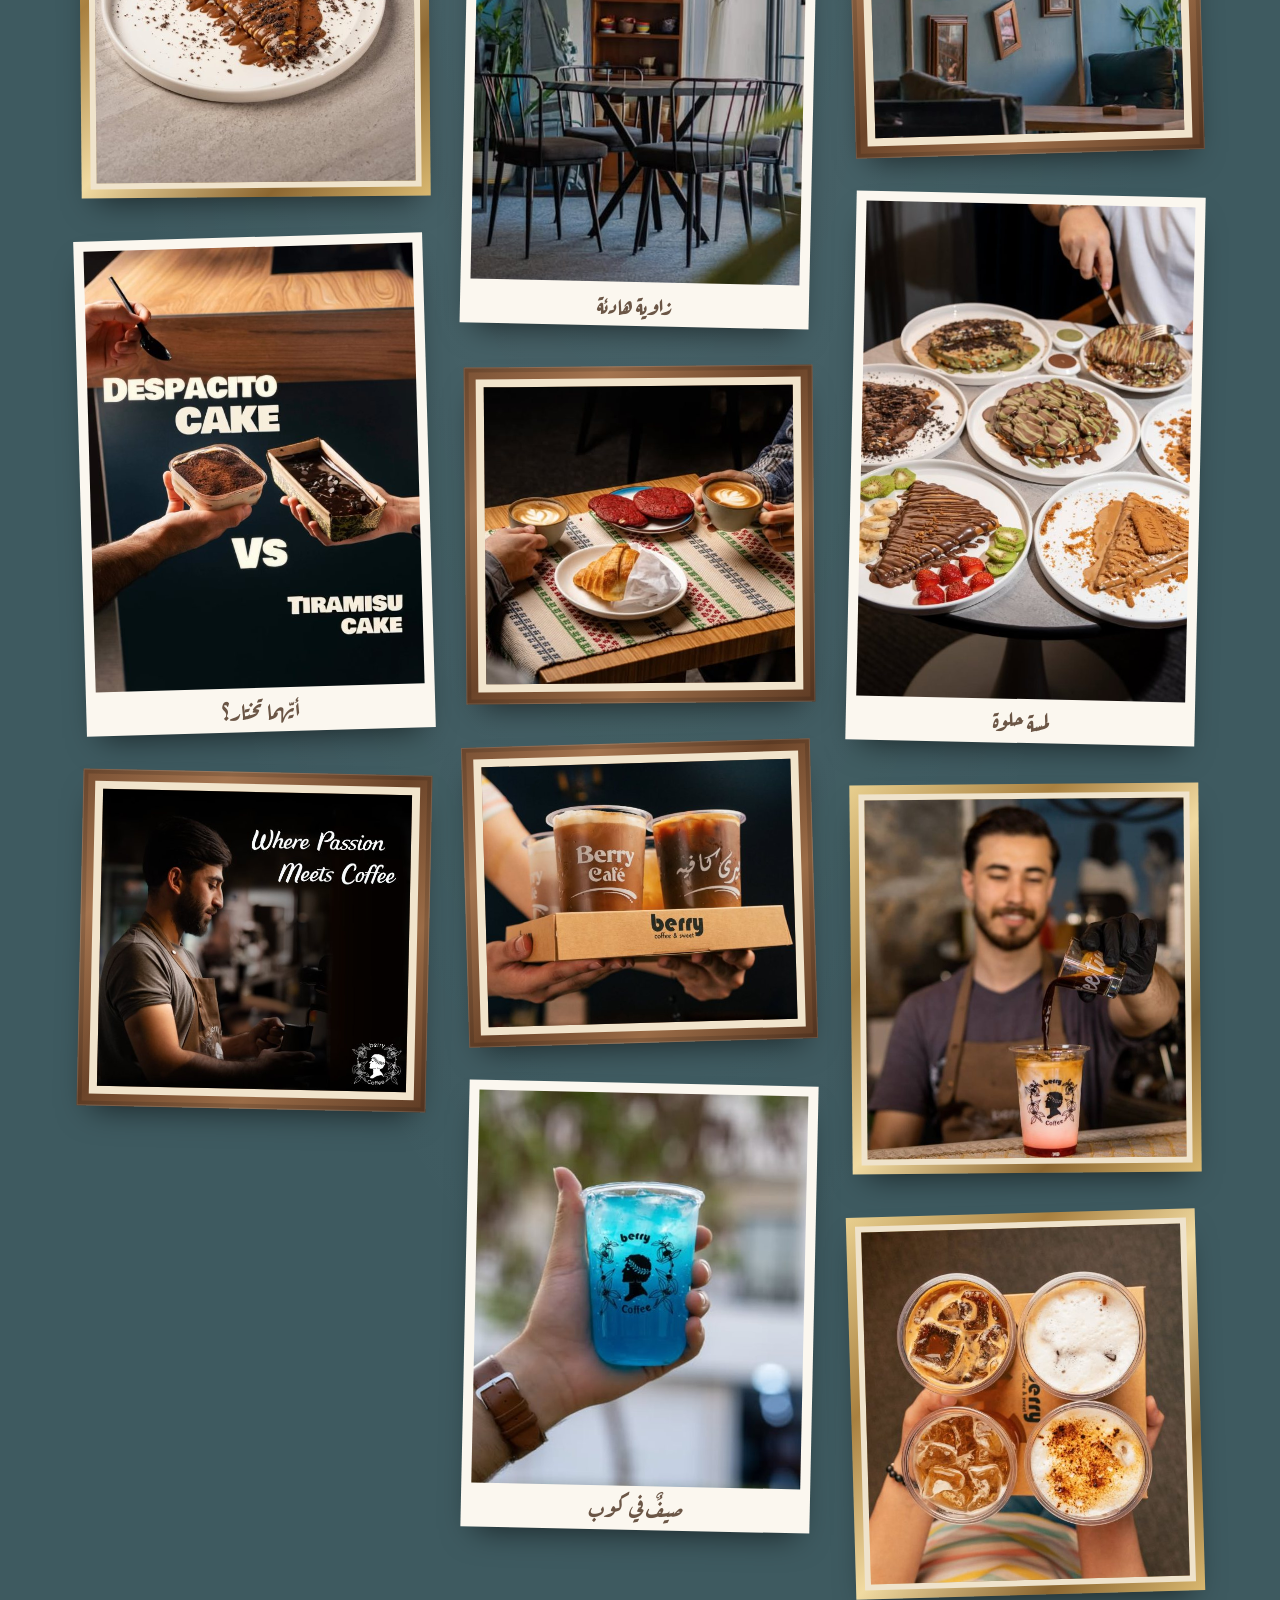
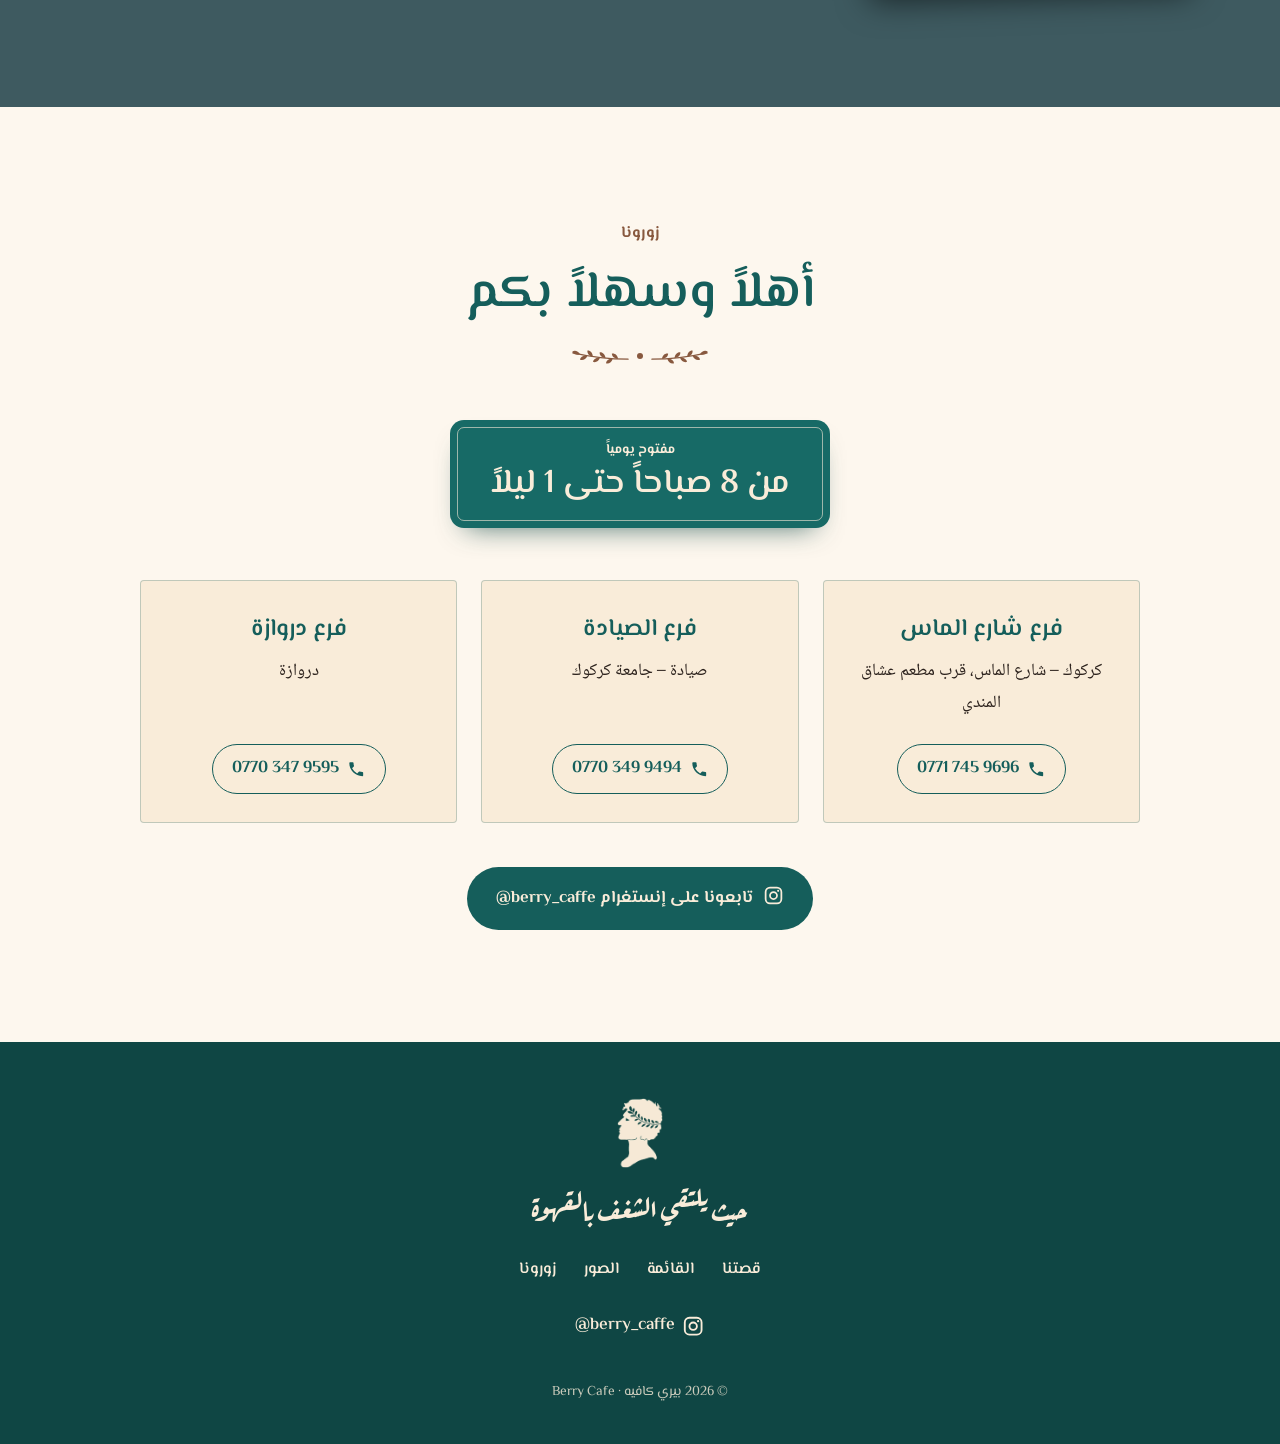
<file: ar/index.html>
<!DOCTYPE html>
<html lang="ar" dir="rtl">
<head>
  <meta charset="UTF-8">
  <meta name="viewport" content="width=device-width, initial-scale=1.0">
  <title>بيري كافيه | حيث يلتقي الشغف بالقهوة</title>
  <meta name="description" content="بيري كافيه في كركوك: مقهى دافئ بطابع عتيق يقدّم القهوة المحضّرة بعناية والآيس لاتيه والموهيتو والكوكيز والكيك والكرواسون منذ عام 2022. مفتوح يومياً من 8 صباحاً حتى 1 ليلاً.">
  <meta name="theme-color" content="#208985">

  <!-- Web address and language versions (update if the site moves to its own domain) -->
  <link rel="canonical" href="https://gorankamil.github.io/berry-cafe/ar/">
  <link rel="alternate" hreflang="en" href="https://gorankamil.github.io/berry-cafe/">
  <link rel="alternate" hreflang="ar" href="https://gorankamil.github.io/berry-cafe/ar/">

  <!-- Preview card when the link is shared on WhatsApp, Instagram, Facebook… -->
  <meta property="og:type" content="website">
  <meta property="og:site_name" content="Berry Cafe">
  <meta property="og:locale" content="ar_IQ">
  <meta property="og:url" content="https://gorankamil.github.io/berry-cafe/ar/">
  <meta property="og:title" content="بيري كافيه | حيث يلتقي الشغف بالقهوة">
  <meta property="og:description" content="مقهى دافئ بطابع عتيق في كركوك. قهوة وآيس لاتيه وموهيتو وحلويات طازجة. مفتوح يومياً من 8 صباحاً حتى 1 ليلاً.">
  <meta property="og:image" content="https://gorankamil.github.io/berry-cafe/images/share.jpg">
  <meta property="og:image:width" content="1200">
  <meta property="og:image:height" content="630">
  <meta name="twitter:card" content="summary_large_image">

  <link rel="icon" type="image/png" href="../images/favicon.png">
  <link rel="apple-touch-icon" href="../images/apple-touch-icon.png">

  <link rel="preconnect" href="https://fonts.googleapis.com">
  <link rel="preconnect" href="https://fonts.gstatic.com" crossorigin>
  <link href="https://fonts.googleapis.com/css2?family=Aref+Ruqaa:wght@400;700&family=El+Messiri:wght@400..700&family=Noto+Naskh+Arabic:wght@400..600&family=Quicksand:wght@500..700&display=swap" rel="stylesheet">
  <!-- Latin lettering: only the letters of "Berry Cafe" are downloaded -->
  <link href="https://fonts.googleapis.com/css2?family=Fraunces:ital,wght@1,600&text=Berry%20Cafe&display=swap" rel="stylesheet">
  <link rel="stylesheet" href="../css/styles.css">
  <script>document.documentElement.classList.add('js');</script>
</head>
<body>

  <!-- Small laurel sprig used as a decorative divider (drawn from the laurel in the logo) -->
  <svg width="0" height="0" style="position:absolute" aria-hidden="true">
    <symbol id="sprig" viewBox="0 0 64 16">
      <path d="M1 11 C 20 11, 40 9, 62 4" fill="none" stroke="currentColor" stroke-width="1.4" stroke-linecap="round"/>
      <g fill="currentColor">
        <path transform="translate(12 10.6) rotate(-40)" d="M0 0 C3 -2.6 7 -2.6 9 0 C7 2.6 3 2.6 0 0Z"/>
        <path transform="translate(18 10.4) rotate(35)" d="M0 0 C3 -2.6 7 -2.6 9 0 C7 2.6 3 2.6 0 0Z"/>
        <path transform="translate(26 9.8) rotate(-45)" d="M0 0 C3 -2.6 7 -2.6 9 0 C7 2.6 3 2.6 0 0Z"/>
        <path transform="translate(32 9.4) rotate(30)" d="M0 0 C3 -2.6 7 -2.6 9 0 C7 2.6 3 2.6 0 0Z"/>
        <path transform="translate(40 8.2) rotate(-50)" d="M0 0 C3 -2.6 7 -2.6 9 0 C7 2.6 3 2.6 0 0Z"/>
        <path transform="translate(46 7.4) rotate(25)" d="M0 0 C3 -2.6 7 -2.6 9 0 C7 2.6 3 2.6 0 0Z"/>
        <path transform="translate(54 5.6) rotate(-20)" d="M0 0 C3 -2.6 7 -2.6 9 0 C7 2.6 3 2.6 0 0Z"/>
      </g>
    </symbol>
    <symbol id="icon-phone" viewBox="0 0 24 24">
      <path fill="currentColor" d="M6.6 10.8a15.1 15.1 0 0 0 6.6 6.6l2.2-2.2a1 1 0 0 1 1-.24c1.1.37 2.3.57 3.6.57a1 1 0 0 1 1 1V20a1 1 0 0 1-1 1C10.6 21 3 13.4 3 4a1 1 0 0 1 1-1h3.5a1 1 0 0 1 1 1c0 1.3.2 2.5.57 3.6a1 1 0 0 1-.25 1z"/>
    </symbol>
    <symbol id="icon-instagram" viewBox="0 0 24 24">
      <rect x="3" y="3" width="18" height="18" rx="5" fill="none" stroke="currentColor" stroke-width="2"/>
      <circle cx="12" cy="12" r="4" fill="none" stroke="currentColor" stroke-width="2"/>
      <circle cx="17.3" cy="6.7" r="1.2" fill="currentColor"/>
    </symbol>
  </svg>

  <header class="site-header">
    <a href="#top" class="brand">
      <img src="../images/logo-mark-teal.png" alt="" width="106" height="160">
      <span>بيري كافيه</span>
    </a>
    <nav aria-label="القائمة الرئيسية">
      <a href="#story">قصتنا</a>
      <a href="#menu">القائمة</a>
      <a href="#gallery">الصور</a>
      <a href="#visit">زورونا</a>
    </nav>
    <a class="lang-switch" href="../index.html" lang="en" hreflang="en">English</a>
  </header>

  <main id="top">

    <!-- ============ الواجهة ============ -->
    <section class="hero">
      <div class="hero-inner">
        <div class="hero-photo hero-photo--left frame frame--polaroid">
          <img src="../images/berry-cafe-iced.jpg" alt="قهوة مثلجة في كوب بيري كافيه" width="560" height="575">
        </div>

        <div class="hero-center">
          <p class="hero-est">تأسس عام 2022</p>
          <h1 class="hero-logo">
            <img src="../images/logo-emblem-cream.png" alt="بيري كافيه" width="560" height="469">
          </h1>
          <p class="hero-tagline">حيث يلتقي الشغف بالقهوة</p>
          <p class="hero-latin" lang="en" dir="ltr">Berry Cafe</p>
          <div class="hero-actions">
            <a class="btn btn--cream" href="#menu">تصفّح القائمة</a>
            <a class="btn btn--ghost" href="#visit">مواقعنا</a>
          </div>
        </div>

        <div class="hero-photo hero-photo--right frame frame--polaroid">
          <img src="../images/berry-cafe-cappuccino.jpg" alt="قهوة مثلجة برغوة ورشّة قرفة في كوب بيري كافيه" width="495" height="570">
        </div>
      </div>
    </section>

    <!-- ============ قصتنا ============ -->
    <section id="story" class="section section--paper">
      <div class="container story">
        <figure class="story-photo">
          <div class="frame frame--wood">
            <img src="../images/team.jpg" alt="ثلاثة من فريق بيري كافيه بمرايل المقهى أمام البار" width="613" height="590" loading="lazy">
          </div>
          <figcaption>عائلة بيري كافيه</figcaption>
        </figure>

        <div class="story-text">
          <p class="kicker">قصتنا</p>
          <h2>لكل زاوية حكاية مختلفة</h2>
          <div class="ornament ornament--left" aria-hidden="true">
            <svg class="flip"><use href="#sprig"/></svg><span></span><svg><use href="#sprig"/></svg>
          </div>
          <p class="lead">منذ عام 2022، وبيري كافيه هو المكان الذي يلتقي فيه الشغف بالقهوة.</p>
          <p>ما إن تدخل حتى تستقبلك جدران بلون الفيروز الهادئ تزيّنها إطارات عتيقة وساعات قديمة وشمعدانات، وطاولات خشبية دافئة. مكانٌ تستمتع فيه بكوب لاتيه على مهل، أو تلتقي فيه بأصدقائك، أو تأخذ استراحة هادئة من صخب اليوم.</p>
          <p>وخلف البار، تحضّر عائلة بيري كافيه كل شيء، من القهوة العثمانية الكلاسيكية إلى خلطات بيري الخاصة، إلى جانب الكوكيز والكرواسون والكيك الطازج.</p>
        </div>
      </div>
    </section>

    <!-- ============ القائمة ============ -->
    <section id="menu" class="section section--cream">
      <div class="container">
        <header class="section-head">
          <p class="kicker">القائمة</p>
          <h2>قهوة، حلويات، وكل ما بينهما</h2>
          <div class="ornament" aria-hidden="true">
            <svg class="flip"><use href="#sprig"/></svg><span></span><svg><use href="#sprig"/></svg>
          </div>
          <p class="menu-note">جميع الأسعار بالدينار العراقي &middot; <span class="pop" aria-hidden="true">&#9733;</span> الأكثر طلباً</p>
        </header>

        <div class="menu-tabs" role="tablist" aria-label="أقسام القائمة">
          <button class="menu-tab" role="tab" id="tab-coffee" aria-controls="menu-coffee" aria-selected="true">القهوة</button>
          <button class="menu-tab" role="tab" id="tab-iced" aria-controls="menu-iced" aria-selected="false" tabindex="-1">القهوة المثلجة</button>
          <button class="menu-tab" role="tab" id="tab-hot" aria-controls="menu-hot" aria-selected="false" tabindex="-1">مشروبات ساخنة</button>
          <button class="menu-tab" role="tab" id="tab-frappe" aria-controls="menu-frappe" aria-selected="false" tabindex="-1">فرابيه</button>
          <button class="menu-tab" role="tab" id="tab-shakes" aria-controls="menu-shakes" aria-selected="false" tabindex="-1">ميلك شيك</button>
          <button class="menu-tab" role="tab" id="tab-smoothies" aria-controls="menu-smoothies" aria-selected="false" tabindex="-1">سموذي</button>
          <button class="menu-tab" role="tab" id="tab-juices" aria-controls="menu-juices" aria-selected="false" tabindex="-1">عصائر</button>
          <button class="menu-tab" role="tab" id="tab-mojitos" aria-controls="menu-mojitos" aria-selected="false" tabindex="-1">موهيتو</button>
          <button class="menu-tab" role="tab" id="tab-energy" aria-controls="menu-energy" aria-selected="false" tabindex="-1">مشروبات الطاقة</button>
          <button class="menu-tab" role="tab" id="tab-desserts" aria-controls="menu-desserts" aria-selected="false" tabindex="-1">حلويات</button>
          <button class="menu-tab" role="tab" id="tab-croissants" aria-controls="menu-croissants" aria-selected="false" tabindex="-1">كرواسون</button>
        </div>

        <div class="menu-card">
          <div class="menu-panel" role="tabpanel" id="menu-coffee" aria-labelledby="tab-coffee">
            <h3>القهوة</h3>
            <ul class="menu-list menu-list--two">
              <li><span class="item">موكا</span><span class="dots" aria-hidden="true"></span><span class="price">3,000</span></li>
              <li><span class="item">كابتشينو</span><span class="dots" aria-hidden="true"></span><span class="price">3,000</span></li>
              <li><span class="item">أمريكانو</span><span class="dots" aria-hidden="true"></span><span class="price">3,000</span></li>
              <li><span class="item">ماكياتو</span><span class="dots" aria-hidden="true"></span><span class="price">3,000</span></li>
              <li><span class="item">نسكافيه</span><span class="dots" aria-hidden="true"></span><span class="price">2,500</span></li>
              <li><span class="item">لاتيه</span><span class="dots" aria-hidden="true"></span><span class="price">3,000</span></li>
              <li><span class="item">سبانش لاتيه</span><span class="dots" aria-hidden="true"></span><span class="price">3,000</span></li>
              <li><span class="item">قهوة عثمانية</span><span class="dots" aria-hidden="true"></span><span class="price">3,000</span></li>
              <li><span class="item">قهوة بالفستق</span><span class="dots" aria-hidden="true"></span><span class="price">3,000</span></li>
              <li><span class="item">قهوة بيري الخاصة</span><span class="dots" aria-hidden="true"></span><span class="price">3,000</span></li>
              <li><span class="item">قهوة لوتس</span><span class="dots" aria-hidden="true"></span><span class="price">3,000</span></li>
            </ul>
          </div>
          <div class="menu-panel" role="tabpanel" id="menu-iced" aria-labelledby="tab-iced">
            <h3>القهوة المثلجة</h3>
            <ul class="menu-list menu-list--two">
              <li><span class="item">آيس لاتيه مشمش</span><span class="dots" aria-hidden="true"></span><span class="price">3,500</span></li>
              <li><span class="item">آيس أمريكانو</span><span class="dots" aria-hidden="true"></span><span class="price">3,000</span></li>
              <li><span class="item">آيس كوفي فستق</span><span class="dots" aria-hidden="true"></span><span class="price">3,500</span></li>
              <li><span class="item">آيس لاتيه</span><span class="dots" aria-hidden="true"></span><span class="price">3,000</span></li>
              <li><span class="item">آيس لاتيه كراميل <span class="pop" title="الأكثر طلباً">&#9733;<span class="sr-only"> الأكثر طلباً</span></span></span><span class="dots" aria-hidden="true"></span><span class="price">3,000</span></li>
              <li><span class="item">آيس لاتيه فانيلا <span class="pop" title="الأكثر طلباً">&#9733;<span class="sr-only"> الأكثر طلباً</span></span></span><span class="dots" aria-hidden="true"></span><span class="price">3,000</span></li>
              <li><span class="item">آيس لاتيه بندق</span><span class="dots" aria-hidden="true"></span><span class="price">3,000</span></li>
              <li><span class="item">آيس لاتيه كوكيز</span><span class="dots" aria-hidden="true"></span><span class="price">3,000</span></li>
              <li><span class="item">آيس لاتيه فستق</span><span class="dots" aria-hidden="true"></span><span class="price">3,000</span></li>
              <li><span class="item">آيس لاتيه ورد</span><span class="dots" aria-hidden="true"></span><span class="price">3,000</span></li>
            </ul>
          </div>
          <div class="menu-panel" role="tabpanel" id="menu-hot" aria-labelledby="tab-hot">
            <h3>مشروبات ساخنة</h3>
            <ul class="menu-list">
              <li><span class="item">سحلب</span><span class="dots" aria-hidden="true"></span><span class="price">2,500</span></li>
              <li><span class="item">شوكولاتة ساخنة</span><span class="dots" aria-hidden="true"></span><span class="price">3,000</span></li>
            </ul>
          </div>
          <div class="menu-panel" role="tabpanel" id="menu-frappe" aria-labelledby="tab-frappe">
            <h3>فرابيه</h3>
            <ul class="menu-list menu-list--two">
              <li><span class="item">فرابيه كراميل</span><span class="dots" aria-hidden="true"></span><span class="price">3,500</span></li>
              <li><span class="item">فرابيه فانيلا</span><span class="dots" aria-hidden="true"></span><span class="price">3,500</span></li>
              <li><span class="item">فرابيه بندق</span><span class="dots" aria-hidden="true"></span><span class="price">3,500</span></li>
              <li><span class="item">فرابيه ورد</span><span class="dots" aria-hidden="true"></span><span class="price">3,500</span></li>
              <li><span class="item">فرابيه كوكيز</span><span class="dots" aria-hidden="true"></span><span class="price">3,500</span></li>
              <li><span class="item">فرابيه شوكولاتة</span><span class="dots" aria-hidden="true"></span><span class="price">3,500</span></li>
              <li><span class="item">فرابيه جوز الهند والشوكولاتة</span><span class="dots" aria-hidden="true"></span><span class="price">4,000</span></li>
            </ul>
          </div>
          <div class="menu-panel" role="tabpanel" id="menu-shakes" aria-labelledby="tab-shakes">
            <h3>ميلك شيك</h3>
            <ul class="menu-list menu-list--two">
              <li><span class="item">ميلك شيك نوتيلا</span><span class="dots" aria-hidden="true"></span><span class="price">4,000</span></li>
              <li><span class="item">ميلك شيك كيندر</span><span class="dots" aria-hidden="true"></span><span class="price">4,000</span></li>
              <li><span class="item">ميلك شيك أوريو</span><span class="dots" aria-hidden="true"></span><span class="price">4,000</span></li>
              <li><span class="item">ميلك شيك لوتس</span><span class="dots" aria-hidden="true"></span><span class="price">4,000</span></li>
              <li><span class="item">ميلك شيك كيت كات</span><span class="dots" aria-hidden="true"></span><span class="price">4,000</span></li>
              <li><span class="item">ميلك شيك فراولة</span><span class="dots" aria-hidden="true"></span><span class="price">4,000</span></li>
              <li><span class="item">ميلك شيك فستق</span><span class="dots" aria-hidden="true"></span><span class="price">4,000</span></li>
              <li><span class="item">ميلك شيك بيري الخاص</span><span class="dots" aria-hidden="true"></span><span class="price">4,500</span></li>
              <li><span class="item">إنرجي ميلك شيك</span><span class="dots" aria-hidden="true"></span><span class="price">4,500</span></li>
            </ul>
          </div>
          <div class="menu-panel" role="tabpanel" id="menu-smoothies" aria-labelledby="tab-smoothies">
            <h3>سموذي</h3>
            <ul class="menu-list menu-list--two">
              <li><span class="item">سموذي مانجو</span><span class="dots" aria-hidden="true"></span><span class="price">3,500</span></li>
              <li><span class="item">سموذي فراولة</span><span class="dots" aria-hidden="true"></span><span class="price">3,500</span></li>
              <li><span class="item">سموذي تفاح</span><span class="dots" aria-hidden="true"></span><span class="price">3,500</span></li>
              <li><span class="item">سموذي توت أزرق</span><span class="dots" aria-hidden="true"></span><span class="price">3,500</span></li>
              <li><span class="item">سموذي جوز الهند</span><span class="dots" aria-hidden="true"></span><span class="price">3,500</span></li>
              <li><span class="item">سموذي رقي</span><span class="dots" aria-hidden="true"></span><span class="price">3,500</span></li>
              <li><span class="item">سموذي ليمون وتفاح</span><span class="dots" aria-hidden="true"></span><span class="price">3,500</span></li>
              <li><span class="item">سموذي بيري الخاص (ميكس)</span><span class="dots" aria-hidden="true"></span><span class="price">3,500</span></li>
            </ul>
          </div>
          <div class="menu-panel" role="tabpanel" id="menu-juices" aria-labelledby="tab-juices">
            <h3>عصائر طازجة</h3>
            <ul class="menu-list">
              <li><span class="item">عصير برتقال <span class="pop" title="الأكثر طلباً">&#9733;<span class="sr-only"> الأكثر طلباً</span></span></span><span class="dots" aria-hidden="true"></span><span class="price">3,000</span></li>
              <li><span class="item">عصير ليمون</span><span class="dots" aria-hidden="true"></span><span class="price">3,000</span></li>
              <li><span class="item">عصير برتقال وليمون</span><span class="dots" aria-hidden="true"></span><span class="price">3,500</span></li>
              <li><span class="item">عصير موز ونستله</span><span class="dots" aria-hidden="true"></span><span class="price">3,500</span></li>
              <li><span class="item">عصير موز وحليب</span><span class="dots" aria-hidden="true"></span><span class="price">3,000</span></li>
            </ul>
          </div>
          <div class="menu-panel" role="tabpanel" id="menu-mojitos" aria-labelledby="tab-mojitos">
            <h3>موهيتو</h3>
            <ul class="menu-list menu-list--two">
              <li><span class="item">موهيتو مانجو</span><span class="dots" aria-hidden="true"></span><span class="price">3,000</span></li>
              <li><span class="item">بلو موهيتو</span><span class="dots" aria-hidden="true"></span><span class="price">3,000</span></li>
              <li><span class="item">موهيتو كيوي</span><span class="dots" aria-hidden="true"></span><span class="price">3,000</span></li>
              <li><span class="item">موهيتو أناناس</span><span class="dots" aria-hidden="true"></span><span class="price">3,000</span></li>
              <li><span class="item">موهيتو فراولة</span><span class="dots" aria-hidden="true"></span><span class="price">3,000</span></li>
              <li><span class="item">موهيتو رمان</span><span class="dots" aria-hidden="true"></span><span class="price">3,000</span></li>
              <li><span class="item">موهيتو ليمون ونعناع</span><span class="dots" aria-hidden="true"></span><span class="price">3,000</span></li>
              <li><span class="item">موهيتو بيري الخاص (ميكس)</span><span class="dots" aria-hidden="true"></span><span class="price">3,000</span></li>
            </ul>
          </div>
          <div class="menu-panel" role="tabpanel" id="menu-energy" aria-labelledby="tab-energy">
            <h3>مشروبات الطاقة</h3>
            <ul class="menu-list">
              <li><span class="item">تايگر</span><span class="dots" aria-hidden="true"></span><span class="price">2,000</span></li>
              <li><span class="item">ريد بُل</span><span class="dots" aria-hidden="true"></span><span class="price">3,500</span></li>
              <li><span class="item">مكسيكان تايگر</span><span class="dots" aria-hidden="true"></span><span class="price">2,500</span></li>
              <li><span class="item">مكسيكان تايگر نعناع</span><span class="dots" aria-hidden="true"></span><span class="price">3,000</span></li>
              <li><span class="item">مكسيكان تايگر رمان</span><span class="dots" aria-hidden="true"></span><span class="price">3,500</span></li>
              <li><span class="item">بلاك مكسيكان تايگر</span><span class="dots" aria-hidden="true"></span><span class="price">2,000</span></li>
            </ul>
          </div>
          <div class="menu-panel" role="tabpanel" id="menu-desserts" aria-labelledby="tab-desserts">
            <h3>حلويات</h3>
            <ul class="menu-list menu-list--two">
              <li><span class="item">بنانا بريد</span><span class="dots" aria-hidden="true"></span><span class="price">2,500</span></li>
              <li><span class="item">كوكيز براوني <span class="pop" title="الأكثر طلباً">&#9733;<span class="sr-only"> الأكثر طلباً</span></span></span><span class="dots" aria-hidden="true"></span><span class="price">2,500</span></li>
              <li><span class="item">دارك كوكيز <span class="pop" title="الأكثر طلباً">&#9733;<span class="sr-only"> الأكثر طلباً</span></span></span><span class="dots" aria-hidden="true"></span><span class="price">2,500</span></li>
              <li><span class="item">كوكيز ريد فيلفيت</span><span class="dots" aria-hidden="true"></span><span class="price">2,500</span></li>
              <li><span class="item">سوتلاج</span><span class="dots" aria-hidden="true"></span><span class="price">2,500</span></li>
              <li><span class="item">تريليتشا <span class="pop" title="الأكثر طلباً">&#9733;<span class="sr-only"> الأكثر طلباً</span></span></span><span class="dots" aria-hidden="true"></span><span class="price">2,500</span></li>
              <li><span class="item">تشيز كيك <span class="pop" title="الأكثر طلباً">&#9733;<span class="sr-only"> الأكثر طلباً</span></span></span><span class="dots" aria-hidden="true"></span><span class="price">3,000</span><small class="note">النكهة حسب المتوفر</small></li>
              <li><span class="item">كيك نوتيلا <span class="pop" title="الأكثر طلباً">&#9733;<span class="sr-only"> الأكثر طلباً</span></span></span><span class="dots" aria-hidden="true"></span><span class="price">3,500</span></li>
              <li><span class="item">كيك تريليتشا</span><span class="dots" aria-hidden="true"></span><span class="price">2,500</span></li>
              <li><span class="item">كيك ديسباسيتو</span><span class="dots" aria-hidden="true"></span><span class="price">2,500</span></li>
              <li><span class="item">كيك تيراميسو</span><span class="dots" aria-hidden="true"></span><span class="price">2,000</span></li>
              <li><span class="item">بان كيك شوكولاتة</span><span class="dots" aria-hidden="true"></span><span class="price">4,000</span></li>
            </ul>
          </div>
          <div class="menu-panel" role="tabpanel" id="menu-croissants" aria-labelledby="tab-croissants">
            <h3>كرواسون</h3>
            <ul class="menu-list">
              <li><span class="item">كرواسون جبن</span><span class="dots" aria-hidden="true"></span><span class="price">2,500</span></li>
              <li><span class="item">كرواسون شوكولاتة <span class="pop" title="الأكثر طلباً">&#9733;<span class="sr-only"> الأكثر طلباً</span></span></span><span class="dots" aria-hidden="true"></span><span class="price">2,500</span></li>
            </ul>
          </div>
        </div>
      </div>
    </section>

    <!-- ============ الصور ============ -->
    <section id="gallery" class="section section--wall">
      <div class="container">
        <header class="section-head section-head--light">
          <p class="kicker">معرض الصور</p>
          <h2>نظرة من الداخل</h2>
          <div class="ornament" aria-hidden="true">
            <svg class="flip"><use href="#sprig"/></svg><span></span><svg><use href="#sprig"/></svg>
          </div>
        </header>

        <div class="gallery-wall">
          <figure class="frame frame--wood">
            <img src="../images/interior-frames.jpg" alt="جدار فيروزي تزيّنه إطارات صور عتيقة" width="560" height="565" loading="lazy">
          </figure>
          <figure class="frame frame--polaroid">
            <img src="../images/crepes.jpg" alt="طاولة مليئة بالكريب والبان كيك مع الشوكولاتة والفستق واللوتس" width="522" height="785" loading="lazy">
            <figcaption>لمسة حلوة</figcaption>
          </figure>
          <figure class="frame frame--gold">
            <img src="../images/barista-pour.jpg" alt="باريستا مبتسم يسكب الإسبريسو فوق آيس لاتيه" width="606" height="682" loading="lazy">
          </figure>
          <figure class="frame frame--gold">
            <img src="../images/iced-drinks.jpg" alt="أربعة أكواب قهوة مثلجة من الأعلى في حامل بيري" width="530" height="585" loading="lazy">
          </figure>
          <figure class="frame frame--polaroid">
            <img src="../images/interior-corner.jpg" alt="زاوية هادئة فيها طاولة ورفّ خشبي عتيق وشمعدانات" width="515" height="735" loading="lazy">
            <figcaption>زاوية هادئة</figcaption>
          </figure>
          <figure class="frame frame--wood">
            <img src="../images/lattes-cookies.jpg" alt="كوبا لاتيه مع كوكيز ريد فيلفيت وكرواسون على مفرش منسوج" width="607" height="582" loading="lazy">
          </figure>
          <figure class="frame frame--wood">
            <img src="../images/cups-carrier.jpg" alt="أكواب قهوة مثلجة من بيري كافيه بكتابة عربية وإنجليزية" width="563" height="473" loading="lazy">
          </figure>
          <figure class="frame frame--polaroid">
            <img src="../images/blue-mojito.jpg" alt="مشروب أزرق مثلج في كوب بيري كوفي" width="577" height="688" loading="lazy">
            <figcaption>صيفٌ في كوب</figcaption>
          </figure>
          <figure class="frame frame--gold">
            <img src="../images/chocolate-crepe.jpg" alt="كريب بالشوكولاتة مع فتات الكوكيز" width="552" height="631" loading="lazy">
          </figure>
          <figure class="frame frame--polaroid">
            <img src="../images/despacito-tiramisu.jpg" alt="كيك ديسباسيتو وكيك تيراميسو جنباً إلى جنب" width="587" height="786" loading="lazy">
            <figcaption>أيّهما تختار؟</figcaption>
          </figure>
          <figure class="frame frame--wood">
            <img src="../images/barista-passion.jpg" alt="باريستا يحضّر الحليب مع عبارة Where Passion Meets Coffee" width="615" height="590" loading="lazy">
          </figure>
        </div>
      </div>
    </section>

    <!-- ============ زورونا ============ -->
    <section id="visit" class="section section--paper">
      <div class="container">
        <header class="section-head">
          <p class="kicker">زورونا</p>
          <h2>أهلاً وسهلاً بكم</h2>
          <div class="ornament" aria-hidden="true">
            <svg class="flip"><use href="#sprig"/></svg><span></span><svg><use href="#sprig"/></svg>
          </div>
        </header>

        <div class="open-sign">
          <p class="open-sign-label">مفتوح يومياً</p>
          <p class="open-sign-hours">من 8 صباحاً حتى 1 ليلاً</p>
        </div>

        <div class="branch-grid">
          <article class="branch-card">
            <h3>فرع شارع الماس</h3>
            <p>كركوك – شارع الماس، قرب مطعم عشاق المندي</p>
            <a class="branch-phone" href="tel:+9647717459696"><svg aria-hidden="true"><use href="#icon-phone"/></svg><span dir="ltr">0771 745 9696</span></a>
          </article>
          <article class="branch-card">
            <h3>فرع الصيادة</h3>
            <p>صيادة – جامعة كركوك</p>
            <a class="branch-phone" href="tel:+9647703499494"><svg aria-hidden="true"><use href="#icon-phone"/></svg><span dir="ltr">0770 349 9494</span></a>
          </article>
          <article class="branch-card">
            <h3>فرع دروازة</h3>
            <p>دروازة</p>
            <a class="branch-phone" href="tel:+9647703479595"><svg aria-hidden="true"><use href="#icon-phone"/></svg><span dir="ltr">0770 347 9595</span></a>
          </article>
        </div>

        <p class="social-link">
          <a class="btn btn--teal" href="https://www.instagram.com/berry_caffe/" target="_blank" rel="noopener"><svg aria-hidden="true"><use href="#icon-instagram"/></svg>تابعونا على إنستغرام <span dir="ltr">@berry_caffe</span></a>
        </p>
      </div>
    </section>

  </main>

  <footer class="site-footer">
    <img src="../images/logo-mark-cream.png" alt="" width="106" height="160" loading="lazy">
    <p class="footer-tagline">حيث يلتقي الشغف بالقهوة</p>
    <nav aria-label="روابط الصفحة">
      <a href="#story">قصتنا</a>
      <a href="#menu">القائمة</a>
      <a href="#gallery">الصور</a>
      <a href="#visit">زورونا</a>
    </nav>
    <a class="footer-social" href="https://www.instagram.com/berry_caffe/" target="_blank" rel="noopener">
      <svg aria-hidden="true"><use href="#icon-instagram"/></svg><span dir="ltr">@berry_caffe</span>
    </a>
    <p class="footer-copy">&copy; 2026 بيري كافيه &middot; <span lang="en" dir="ltr">Berry Cafe</span></p>
  </footer>

  <script src="../js/main.js" defer></script>
</body>
</html>
</file>
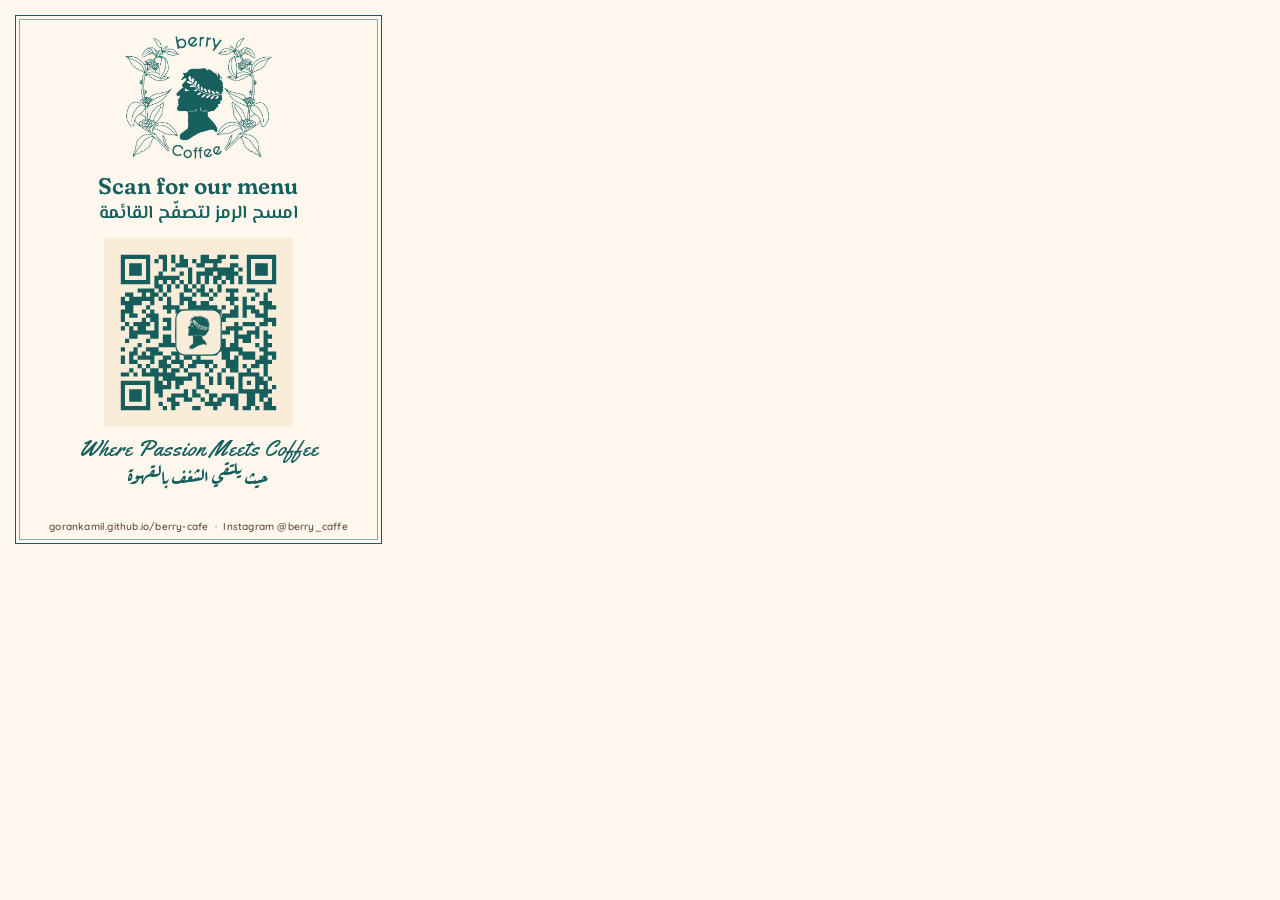
<file: print/table-card.html>
<!DOCTYPE html>
<html lang="en">
<head>
  <meta charset="UTF-8">
  <title>Berry Cafe table card</title>
  <!-- Printable A6 table card (105 × 148 mm). Open in a browser and print, or use the ready-made PDF next to this file. -->
  <link href="https://fonts.googleapis.com/css2?family=Fraunces:ital,opsz,wght,SOFT,WONK@0,9..144,300..800,0..100,0..1;1,9..144,300..800,0..100,0..1&family=Quicksand:wght@500..700&family=Yellowtail&family=El+Messiri:wght@500..700&family=Aref+Ruqaa:wght@700&display=swap" rel="stylesheet">
  <style>
    @page { size: 105mm 148mm; margin: 0; }
    * { box-sizing: border-box; }
    html, body { margin: 0; }
    body {
      width: 105mm;
      height: 148mm;
      background: #FDF7EE;
      color: #155E5B;
      font-family: "Fraunces", Georgia, serif;
      -webkit-print-color-adjust: exact;
      print-color-adjust: exact;
    }
    .card {
      position: relative;
      height: 100%;
      padding: 9mm 8mm 7mm;
      display: flex;
      flex-direction: column;
      align-items: center;
      text-align: center;
    }
    .card::before {
      content: "";
      position: absolute;
      inset: 4mm;
      border: 0.35mm solid #155E5B;
      outline: 0.2mm solid rgba(21, 94, 91, 0.5);
      outline-offset: -1.4mm;
    }
    .logo { width: 40mm; }
    h1 {
      margin: 3.5mm 0 0;
      font-size: 17pt;
      font-weight: 600;
      font-variation-settings: "SOFT" 100, "WONK" 1;
      line-height: 1.1;
    }
    .ar-title {
      margin: 0.5mm 0 0;
      font-family: "El Messiri", serif;
      font-weight: 600;
      font-size: 14pt;
      line-height: 1.4;
    }
    .qr { width: 50mm; margin: 3mm 0 2.5mm; }
    .tagline { margin: 0; font-family: "Yellowtail", cursive; font-size: 17pt; line-height: 1.1; }
    .ar-tagline { margin: 0.5mm 0 0; font-family: "Aref Ruqaa", serif; font-weight: 700; font-size: 14pt; line-height: 1.3; }
    .small {
      margin: auto 0 0;
      font-family: "Quicksand", sans-serif;
      font-weight: 600;
      font-size: 7.5pt;
      letter-spacing: 0.02em;
      color: #6B5646;
    }
  </style>
</head>
<body>
  <div class="card">
    <img class="logo" src="../images/logo-emblem-teal.png" alt="Berry Coffee">
    <h1>Scan for our menu</h1>
    <p class="ar-title" lang="ar" dir="rtl">امسح الرمز لتصفّح القائمة</p>
    <img class="qr" src="berry-cafe-qr.svg" alt="QR code for gorankamil.github.io/berry-cafe">
    <p class="tagline">Where Passion Meets Coffee</p>
    <p class="ar-tagline" lang="ar" dir="rtl">حيث يلتقي الشغف بالقهوة</p>
    <p class="small">gorankamil.github.io/berry-cafe &nbsp;&middot;&nbsp; Instagram @berry_caffe</p>
  </div>
</body>
</html>
</file>
<file: css/styles.css>
/* ==========================================================
   Berry Cafe — styles
   The colors and fonts below set the whole look.
   Change a value here and it updates everywhere on the site.
   ========================================================== */

:root {
  /* Brand colors, taken straight from the Berry Coffee logo */
  --teal:        #208985;  /* logo background */
  --cream:       #F9ECD9;  /* logo line art */

  /* Supporting colors, taken from the cafe itself */
  --teal-deep:   #155E5B;  /* headings and links on light backgrounds */
  --teal-dark:   #0F4644;  /* footer */
  --teal-button: #176A66;  /* secondary button on the teal banner */
  --wall:        #3E5A60;  /* the dusty teal walls inside the cafe */
  --paper:       #FDF7EE;  /* page background */
  --espresso:    #2B211C;  /* main text */
  --espresso-soft: #6B5646;
  --leather:     #88593F;  /* the brown aprons */

  --font-display: "Fraunces", Georgia, serif;
  --font-body:    "Fraunces", Georgia, serif;
  --font-ui:      "Quicksand", "Segoe UI", sans-serif;
  --font-script:  "Yellowtail", "Brush Script MT", cursive;
  --font-arabic:  "Aref Ruqaa", "Noto Naskh Arabic", serif;     /* Arabic lettering accents */
  --font-arabic-text: "Noto Naskh Arabic", "Segoe UI", serif;   /* everyday Arabic text */

  --header-h: 72px;
}

/* ---------- Base ---------- */

* { box-sizing: border-box; }

html { scroll-behavior: smooth; }

body {
  margin: 0;
  background: var(--paper);
  color: var(--espresso);
  font-family: var(--font-body);
  font-size: 1.075rem;
  line-height: 1.7;
  font-variation-settings: "SOFT" 50;
  -webkit-font-smoothing: antialiased;
  overflow-x: hidden;
}

/* Soft film grain over everything, for the vintage feel */
body::after {
  content: "";
  position: fixed;
  inset: 0;
  z-index: 100;
  pointer-events: none;
  opacity: 0.08;
  background-image: url("data:image/svg+xml,%3Csvg xmlns='http://www.w3.org/2000/svg' width='180' height='180'%3E%3Cfilter id='n'%3E%3CfeTurbulence type='fractalNoise' baseFrequency='.85' numOctaves='2' stitchTiles='stitch'/%3E%3CfeColorMatrix values='0 0 0 0 .17 0 0 0 0 .13 0 0 0 0 .11 0 0 0 1 0'/%3E%3C/filter%3E%3Crect width='100%25' height='100%25' filter='url(%23n)'/%3E%3C/svg%3E");
}

img { max-width: 100%; height: auto; display: block; }

h1, h2, h3 {
  margin: 0;
  font-family: var(--font-display);
  font-variation-settings: "SOFT" 100, "WONK" 1;
  line-height: 1.12;
}

a { color: var(--teal-deep); }

:focus-visible {
  outline: 3px solid var(--leather);
  outline-offset: 3px;
}

section[id] { scroll-margin-top: var(--header-h); }

.sr-only {
  position: absolute;
  width: 1px; height: 1px;
  overflow: hidden;
  clip-path: inset(50%);
  white-space: nowrap;
}

.container {
  width: min(1120px, 100% - 2rem);
  margin-inline: auto;
}

/* ---------- Header ---------- */

.site-header {
  position: sticky;
  top: 0;
  z-index: 20;
  display: flex;
  flex-wrap: wrap;
  align-items: center;
  justify-content: space-between;
  gap: 0.35rem 1.5rem;
  padding: 0.6rem clamp(1rem, 4vw, 2.5rem);
  background: rgba(253, 247, 238, 0.94);
  backdrop-filter: blur(6px);
  border-bottom: 3px double rgba(21, 94, 91, 0.35);
}

.brand {
  display: flex;
  align-items: center;
  gap: 0.6rem;
  text-decoration: none;
  color: var(--teal-deep);
}

.brand img { width: auto; height: 42px; }

.brand span {
  font-family: var(--font-display);
  font-style: italic;
  font-weight: 650;
  font-size: 1.55rem;
  font-variation-settings: "SOFT" 100, "WONK" 1;
}

.site-header nav {
  display: flex;
  flex-wrap: wrap;
  gap: 0.25rem 1.5rem;
  margin-inline-start: auto;
}

.site-header nav a {
  font-family: var(--font-ui);
  font-weight: 700;
  font-size: 0.85rem;
  letter-spacing: 0.14em;
  text-transform: uppercase;
  text-decoration: none;
  color: var(--espresso);
  padding: 0.3rem 0;
  border-bottom: 2px solid transparent;
  transition: color 0.2s, border-color 0.2s;
}

.site-header nav a:hover {
  color: var(--teal-deep);
  border-bottom-color: currentColor;
}

/* language button (English ⇄ عربي) */
.lang-switch {
  padding: 0.2rem 0.9rem;
  font-weight: 600;
  line-height: 1.6;
  text-decoration: none;
  color: var(--teal-deep);
  border: 1.5px solid var(--teal-deep);
  border-radius: 999px;
  transition: background 0.2s, color 0.2s;
}

.lang-switch:hover { background: var(--teal-deep); color: var(--cream); }
.lang-switch[lang="ar"] { font-family: var(--font-arabic-text); font-size: 1rem; }
.lang-switch[lang="en"] { font-family: "Quicksand", sans-serif; font-size: 0.9rem; letter-spacing: 0.04em; }

@media (max-width: 560px) {
  .brand { order: 1; }
  .lang-switch { order: 2; }
  .site-header nav { order: 3; width: 100%; justify-content: space-between; }
  .site-header nav a { font-size: 0.75rem; letter-spacing: 0.1em; }
  .brand img { height: 34px; }
  .brand span { font-size: 1.3rem; }
  :root { --header-h: 100px; }
}

/* ---------- Buttons ---------- */

.btn {
  display: inline-block;
  padding: 0.85rem 1.7rem;
  font-family: var(--font-ui);
  font-weight: 700;
  font-size: 0.95rem;
  letter-spacing: 0.1em;
  text-transform: uppercase;
  text-decoration: none;
  border: 2px solid transparent;
  border-radius: 999px;
  transition: transform 0.2s, box-shadow 0.2s;
}

.btn:hover {
  transform: translateY(-2px);
  box-shadow: 0 8px 18px -8px rgba(0, 0, 0, 0.45);
}

.btn svg {
  width: 1.25em;
  height: 1.25em;
  margin-inline-end: 0.55em;
  vertical-align: -0.25em;
}

.btn--cream { background: var(--cream); color: var(--teal-deep); }
.btn--teal  { background: var(--teal-deep); color: var(--cream); }

.btn--ghost {
  background: var(--teal-button);
  color: var(--cream);
  border-color: rgba(249, 236, 217, 0.75);
}

/* ---------- Welcome banner ---------- */

.hero {
  position: relative;
  background: var(--teal);
  color: var(--cream);
  padding: clamp(3rem, 7vw, 5rem) 1rem clamp(3.5rem, 8vw, 5.5rem);
}

/* thin double frame, like an old shop sign */
.hero::before {
  content: "";
  position: absolute;
  inset: clamp(10px, 2vw, 22px);
  border: 1px solid rgba(249, 236, 217, 0.45);
  outline: 1px solid rgba(249, 236, 217, 0.25);
  outline-offset: 5px;
  pointer-events: none;
}

/* scalloped edge, like a cafe awning */
.hero::after {
  content: "";
  position: absolute;
  left: 0;
  right: 0;
  bottom: -14px;
  height: 14px;
  background: radial-gradient(circle at 14px 0, var(--teal) 13.5px, transparent 14px) 0 0 / 28px 14px repeat-x;
  z-index: 1;
}

.hero-inner {
  display: grid;
  grid-template-columns: 1fr;
  align-items: center;
  justify-items: center;
  max-width: 1160px;
  margin: 0 auto;
}

.hero-center { text-align: center; }

.hero-est {
  margin: 0 0 0.25rem;
  font-style: italic;
  font-size: 1.5rem;
  letter-spacing: 0.04em;
}

.hero-logo img {
  width: clamp(250px, 40vw, 420px);
  margin: 0 auto;
}

.hero-tagline {
  margin: 1.25rem 0 0;
  font-family: var(--font-script);
  font-size: clamp(2.2rem, 5.5vw, 3.1rem);
  line-height: 1.1;
}

.hero-arabic {
  margin: 0.35rem 0 1.75rem;
  font-family: var(--font-arabic);
  font-weight: 700;
  font-size: 1.9rem;
  line-height: 1.4;
  opacity: 0.9;
}

/* "Berry Cafe" under the tagline on the Arabic page */
.hero-latin {
  margin: 0.35rem 0 1.75rem;
  font-family: "Fraunces", Georgia, serif;
  font-style: italic;
  font-weight: 600;
  font-size: 1.7rem;
  line-height: 1.4;
  opacity: 0.9;
}

.hero-actions {
  display: flex;
  flex-wrap: wrap;
  justify-content: center;
  gap: 0.9rem;
}

.hero-photo { display: none; }

@media (min-width: 1000px) {
  .hero-inner { grid-template-columns: 1fr auto 1fr; gap: 2rem; }
  .hero-photo { display: block; width: 250px; }
  .hero-photo--left  { transform: rotate(-6deg) translateY(1.5rem); justify-self: end; }
  .hero-photo--right { transform: rotate(5deg) translateY(-1rem); justify-self: start; }
}

/* ---------- Sections ---------- */

.section { padding: clamp(4.5rem, 9vw, 7rem) 0; }

.section--paper { background: var(--paper); }
.section--cream { background: var(--cream); }

.section--wall {
  background:
    radial-gradient(ellipse at 50% 0%, rgba(255, 255, 255, 0.08), transparent 60%),
    var(--wall);
  color: var(--cream);
  overflow: hidden;
}

.section-head {
  text-align: center;
  max-width: 700px;
  margin: 0 auto clamp(2.5rem, 5vw, 3.5rem);
}

.kicker {
  margin: 0 0 0.6rem;
  font-family: var(--font-ui);
  font-weight: 700;
  font-size: 0.85rem;
  letter-spacing: 0.24em;
  text-transform: uppercase;
  color: var(--leather);
}

.section h2 {
  font-size: clamp(2.1rem, 5.2vw, 3.2rem);
  font-weight: 600;
  color: var(--teal-deep);
}

.section-head--light .kicker,
.section-head--light h2 { color: var(--cream); }

/* laurel divider */
.ornament {
  display: flex;
  align-items: center;
  justify-content: center;
  gap: 0.5rem;
  margin: 1.1rem 0 1.4rem;
  color: var(--leather);
}

.section-head--light .ornament { color: rgba(249, 236, 217, 0.8); }

.ornament svg { width: 58px; height: 15px; }
.ornament svg.flip { transform: scaleX(-1); }

.ornament span {
  width: 6px;
  height: 6px;
  border-radius: 50%;
  background: currentColor;
}

.ornament--left { justify-content: flex-start; }

/* ---------- Picture frames ---------- */

.frame {
  position: relative;
  margin: 0;
  box-shadow: 0 16px 32px -14px rgba(0, 0, 0, 0.6);
}

.frame img { width: 100%; }

.frame--wood {
  padding: 12px;
  background: linear-gradient(135deg, #7a5134 0%, #a57550 22%, #6b4429 48%, #9b6c47 72%, #5e3b24 100%);
  box-shadow:
    0 16px 32px -14px rgba(0, 0, 0, 0.6),
    inset 0 0 0 1px rgba(255, 255, 255, 0.14),
    inset 0 0 0 5px rgba(0, 0, 0, 0.14);
}

.frame--wood img { border: 8px solid #F1E4CC; }

.frame--gold {
  padding: 9px;
  background: linear-gradient(135deg, #e8cf8f 0%, #a9803f 28%, #f1dba2 52%, #8c6630 78%, #d9b870 100%);
}

.frame--gold img { border: 6px solid #EFE3CC; }

.frame--polaroid {
  padding: 10px 10px 44px;
  background: #FBF7EF;
}

.frame--polaroid figcaption {
  position: absolute;
  left: 0;
  right: 0;
  bottom: 6px;
  text-align: center;
  font-family: var(--font-script);
  font-size: 1.45rem;
  line-height: 1.4;
  color: var(--espresso-soft);
}

/* ---------- Our story ---------- */

.story {
  display: grid;
  gap: clamp(2.5rem, 6vw, 5rem);
  align-items: center;
}

.story-photo { margin: 0; max-width: 480px; justify-self: center; }
.story-photo .frame { transform: rotate(-2deg); }

.story-photo figcaption {
  margin-top: 1.1rem;
  text-align: center;
  font-family: var(--font-script);
  font-size: 1.9rem;
  color: var(--teal-deep);
}

.story-text p { max-width: 36em; }

.lead {
  font-size: 1.35rem;
  font-style: italic;
  line-height: 1.5;
  color: var(--teal-deep);
}

@media (min-width: 860px) {
  .story { grid-template-columns: 5fr 6fr; }
}

/* ---------- Menu ---------- */

.menu-note {
  margin: 0;
  font-family: var(--font-ui);
  font-weight: 600;
  font-size: 0.95rem;
  color: var(--espresso-soft);
}

.pop { color: var(--leather); }

.menu-tabs { display: none; }

.js .menu-tabs {
  display: flex;
  gap: 0.55rem;
  max-width: 920px;
  margin: 0 auto 1.75rem;
  padding: 0.3rem 1rem 0.6rem;
  overflow-x: auto;
  scrollbar-width: none;
  -webkit-mask-image: linear-gradient(90deg, transparent, #000 1rem, #000 calc(100% - 1rem), transparent);
          mask-image: linear-gradient(90deg, transparent, #000 1rem, #000 calc(100% - 1rem), transparent);
}

.menu-tabs::-webkit-scrollbar { display: none; }

@media (min-width: 900px) {
  .js .menu-tabs {
    flex-wrap: wrap;
    justify-content: center;
    overflow: visible;
    -webkit-mask-image: none;
            mask-image: none;
  }
}

.menu-tab {
  flex: none;
  padding: 0.5rem 1.1rem;
  font-family: var(--font-ui);
  font-weight: 700;
  font-size: 0.95rem;
  color: var(--teal-deep);
  background: transparent;
  border: 1.5px solid var(--teal-deep);
  border-radius: 999px;
  cursor: pointer;
  transition: background 0.2s, color 0.2s;
}

.menu-tab:hover { background: rgba(21, 94, 91, 0.1); }

.menu-tab[aria-selected="true"] {
  background: var(--teal-deep);
  color: var(--cream);
}

.menu-card {
  max-width: 900px;
  margin: 0 auto;
  padding: clamp(1.75rem, 5vw, 3.25rem) clamp(1.25rem, 5vw, 3.5rem);
  background: var(--paper);
  border: 1px solid rgba(21, 94, 91, 0.5);
  outline: 1px solid rgba(21, 94, 91, 0.5);
  outline-offset: -8px;
  box-shadow: 0 20px 40px -24px rgba(43, 33, 28, 0.5);
}

.menu-panel + .menu-panel { margin-top: 3rem; }
.js .menu-panel + .menu-panel { margin-top: 0; }

.menu-panel h3 {
  margin-bottom: 1.5rem;
  text-align: center;
  font-style: italic;
  font-weight: 600;
  font-size: clamp(1.7rem, 4vw, 2.1rem);
  color: var(--teal-deep);
}

.menu-list {
  list-style: none;
  margin: 0 auto;
  padding: 0;
  max-width: 420px;
}

.menu-list--two { max-width: none; }

@media (min-width: 720px) {
  .menu-list--two { columns: 2; column-gap: 3.5rem; }
}

.menu-list li {
  display: grid;
  grid-template-columns: minmax(0, max-content) minmax(1.5rem, 1fr) auto;
  align-items: baseline;
  align-items: last baseline;
  column-gap: 0.5rem;
  padding: 0.45rem 0;
  break-inside: avoid;
}

.menu-list .item { font-size: 1.1rem; font-weight: 500; line-height: 1.35; }

.menu-list .note {
  grid-column: 1 / -1;
  font-size: 0.85rem;
  font-style: italic;
  font-weight: 400;
  color: var(--espresso-soft);
}

.menu-list .dots {
  border-bottom: 2px dotted rgba(43, 33, 28, 0.3);
  transform: translateY(-0.3em);
}

.menu-list .price {
  font-family: var(--font-ui);
  font-weight: 700;
  font-variant-numeric: tabular-nums;
  color: var(--teal-deep);
}

/* ---------- Gallery wall ---------- */

.gallery-wall {
  columns: 2;
  column-gap: 1.1rem;
}

.gallery-wall .frame {
  break-inside: avoid;
  margin-bottom: 1.4rem;
  transition: transform 0.35s ease;
}

.gallery-wall .frame:nth-child(3n+1) { transform: rotate(-1.6deg); }
.gallery-wall .frame:nth-child(3n+2) { transform: rotate(1.2deg); }
.gallery-wall .frame:nth-child(3n)   { transform: rotate(-0.5deg); }
.gallery-wall .frame:hover { transform: rotate(0) scale(1.02); }

@media (max-width: 599px) {
  .frame--wood { padding: 7px; }
  .frame--wood img { border-width: 4px; }
  .frame--gold { padding: 6px; }
  .frame--gold img { border-width: 3px; }
  .frame--polaroid { padding: 6px 6px 34px; }
  .frame--polaroid figcaption { font-size: 1.1rem; bottom: 4px; }
}

@media (min-width: 900px) {
  .gallery-wall { columns: 3; column-gap: 2.25rem; }
  .gallery-wall .frame { margin-bottom: 2.5rem; }
}

/* ---------- Visit ---------- */

/* opening hours, styled like a shop sign */
.open-sign {
  width: fit-content;
  max-width: 100%;
  margin: 0 auto clamp(2.5rem, 5vw, 3.25rem);
  padding: 1.1rem 2.5rem 1.3rem;
  text-align: center;
  color: var(--cream);
  background: var(--teal-button);
  border-radius: 14px;
  outline: 1.5px solid rgba(249, 236, 217, 0.6);
  outline-offset: -8px;
  box-shadow: 0 14px 28px -16px rgba(15, 70, 68, 0.8);
}

.open-sign p { margin: 0; }

.open-sign-label {
  font-family: var(--font-ui);
  font-weight: 700;
  font-size: 0.85rem;
  letter-spacing: 0.24em;
  text-transform: uppercase;
}

.open-sign-hours {
  font-family: var(--font-display);
  font-weight: 600;
  font-size: clamp(1.6rem, 4.5vw, 2.1rem);
  line-height: 1.3;
}

.branch-grid {
  display: grid;
  grid-template-columns: repeat(auto-fit, minmax(250px, 1fr));
  gap: 1.5rem;
  max-width: 1000px;
  margin: 0 auto;
}

.branch-card {
  display: flex;
  flex-direction: column;
  align-items: center;
  gap: 0.35rem;
  padding: 2rem 1.5rem 1.75rem;
  text-align: center;
  background: var(--cream);
  border: 1px solid rgba(21, 94, 91, 0.25);
  border-radius: 4px;
}

.branch-card h3 {
  margin-bottom: 0.25rem;
  font-weight: 600;
  font-size: 1.5rem;
  color: var(--teal-deep);
}

.branch-card p { margin: 0; }
.branch-card p:last-of-type { margin-bottom: 1.1rem; }

.branch-ar {
  font-family: var(--font-arabic-text);
  color: var(--espresso-soft);
}

.branch-phone {
  display: inline-flex;
  align-items: center;
  gap: 0.5rem;
  margin-top: auto;
  padding: 0.5rem 1.2rem;
  font-family: var(--font-ui);
  font-weight: 700;
  font-size: 1.05rem;
  color: var(--teal-deep);
  text-decoration: none;
  border: 1.5px solid var(--teal-deep);
  border-radius: 999px;
  transition: background 0.2s, color 0.2s;
}

.branch-phone:hover { background: var(--teal-deep); color: var(--cream); }
.branch-phone svg { width: 1.1em; height: 1.1em; }

.social-link {
  margin: 2.75rem 0 0;
  text-align: center;
}

/* ---------- Footer ---------- */

.site-footer {
  padding: 3.5rem 1rem 2.5rem;
  text-align: center;
  background: var(--teal-dark);
  color: var(--cream);
}

.site-footer img {
  width: auto;
  height: 70px;
  margin: 0 auto;
}

.footer-tagline {
  margin: 0.75rem 0 1.25rem;
  font-family: var(--font-script);
  font-size: 1.8rem;
}

.site-footer nav {
  display: flex;
  flex-wrap: wrap;
  justify-content: center;
  gap: 0.5rem 1.75rem;
}

.site-footer nav a {
  font-family: var(--font-ui);
  font-weight: 700;
  font-size: 0.85rem;
  letter-spacing: 0.14em;
  text-transform: uppercase;
  text-decoration: none;
  color: var(--cream);
}

.site-footer nav a:hover { text-decoration: underline; }

.footer-copy {
  margin: 1.75rem 0 0;
  font-family: var(--font-ui);
  font-size: 0.85rem;
  opacity: 0.8;
}

.footer-copy span:lang(ar) { font-family: var(--font-arabic); font-size: 1.05rem; }

.footer-social {
  display: inline-flex;
  align-items: center;
  gap: 0.45rem;
  margin-top: 1.5rem;
  font-family: var(--font-ui);
  font-weight: 600;
  color: var(--cream);
  text-decoration: none;
}

.footer-social:hover { text-decoration: underline; }
.footer-social svg { width: 1.3em; height: 1.3em; }

/* ---------- Arabic version (ar/index.html) ---------- */

html[lang="ar"] {
  --font-display: "El Messiri", "Noto Naskh Arabic", serif;
  --font-body:    var(--font-arabic-text);
  --font-ui:      "El Messiri", "Noto Naskh Arabic", sans-serif;
  --font-script:  var(--font-arabic);
}

html[lang="ar"] body { line-height: 1.9; }
html[lang="ar"] :is(h1, h2, h3) { line-height: 1.4; }

/* Arabic letters join together, so no letter spacing, capitals or slanted text */
html[lang="ar"] :is(.kicker, .btn, .menu-tab, .open-sign-label, .site-header nav a, .site-footer nav a) {
  letter-spacing: 0;
  text-transform: none;
}

html[lang="ar"] :is(.brand span, .hero-est, .lead, .menu-panel h3, .menu-list .note) { font-style: normal; }

html[lang="ar"] .kicker { font-size: 1rem; }
html[lang="ar"] .btn { font-size: 1.05rem; }
html[lang="ar"] :is(.site-header nav a, .site-footer nav a) { font-size: 1rem; font-weight: 600; }
html[lang="ar"] .brand span { font-family: var(--font-arabic); font-weight: 700; font-size: 1.6rem; }
html[lang="ar"] .hero-est { font-size: 1.35rem; }
html[lang="ar"] .hero-tagline { font-weight: 700; line-height: 1.5; }
html[lang="ar"] :is(.story-photo figcaption, .frame--polaroid figcaption, .footer-tagline) { font-weight: 700; }

/* point the laurel sprigs outwards when reading right to left */
[dir="rtl"] .ornament svg { transform: scaleX(-1); }
[dir="rtl"] .ornament svg.flip { transform: none; }

@media (max-width: 560px) {
  html[lang="ar"] .site-header nav a { font-size: 0.95rem; }
}

/* ---------- Respect "reduce motion" settings ---------- */

@media (prefers-reduced-motion: reduce) {
  html { scroll-behavior: auto; }
  *, *::before, *::after { transition: none !important; }
}
</file>
